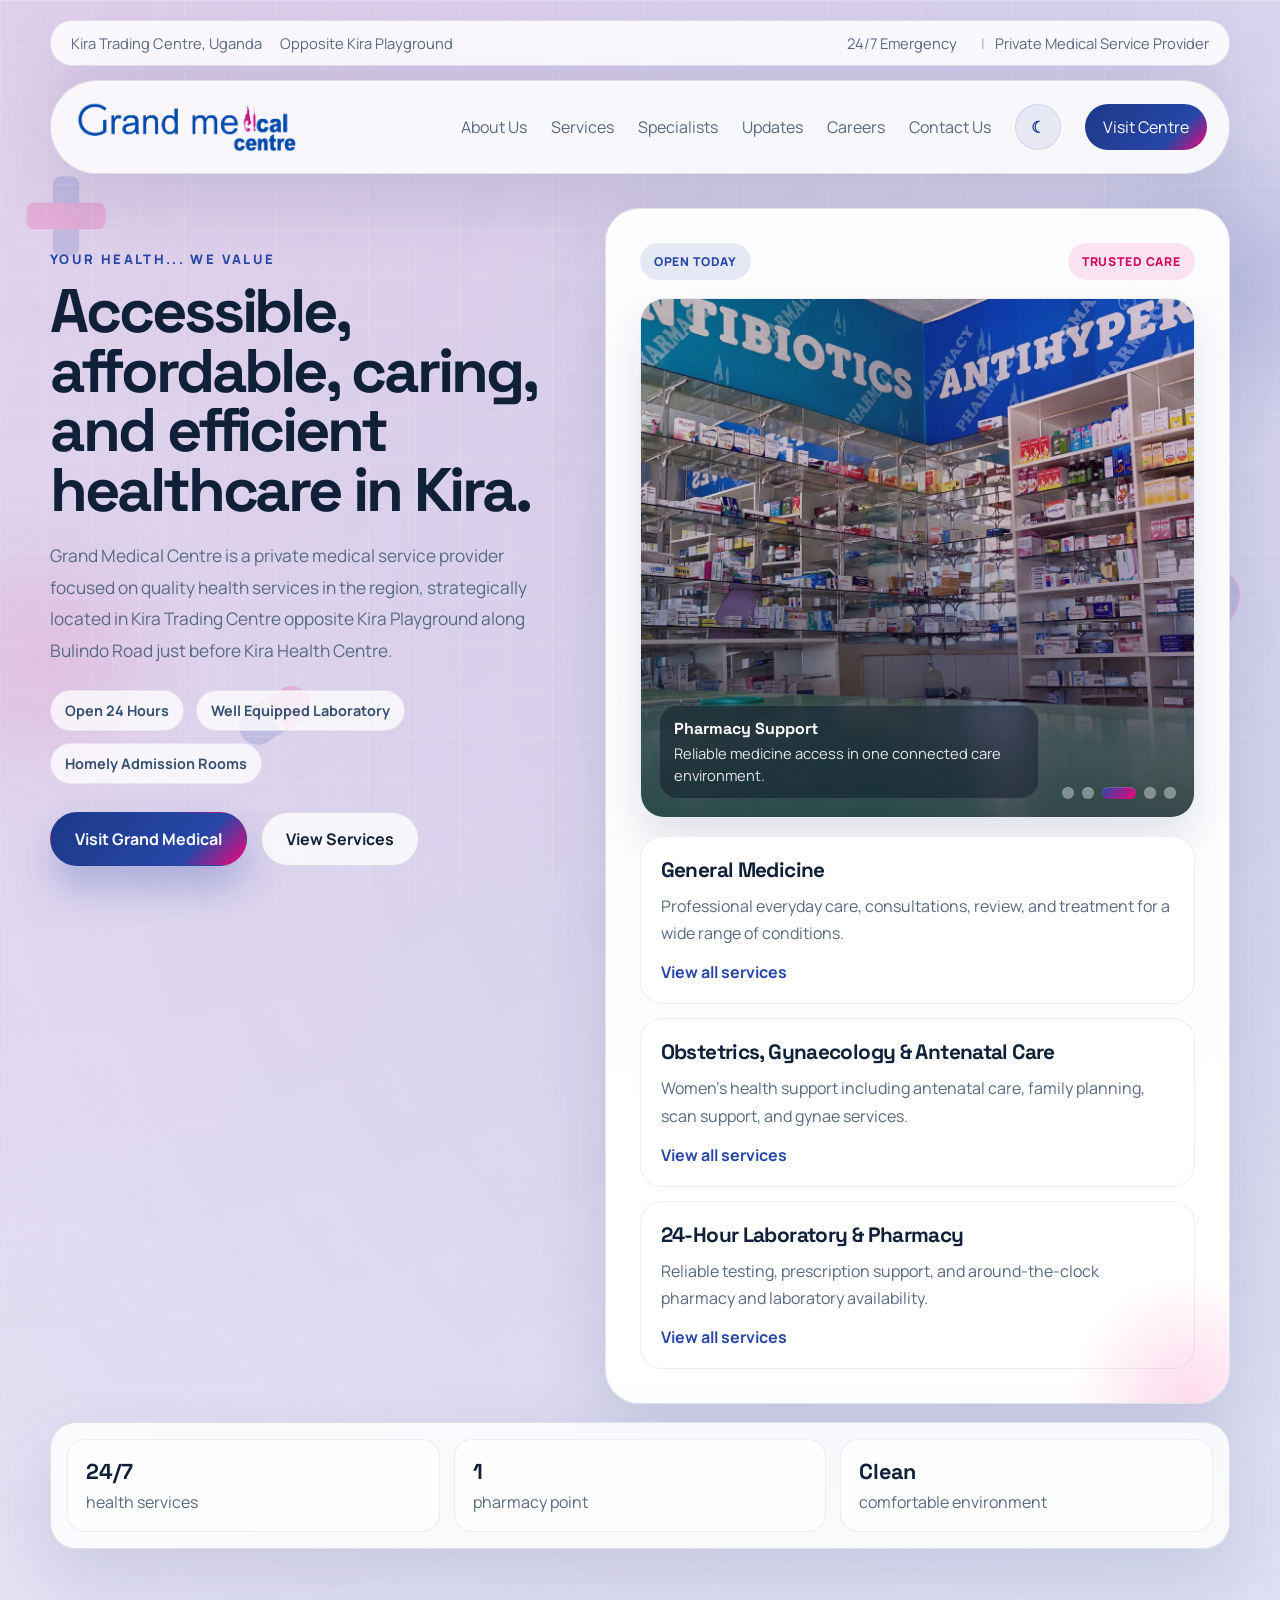
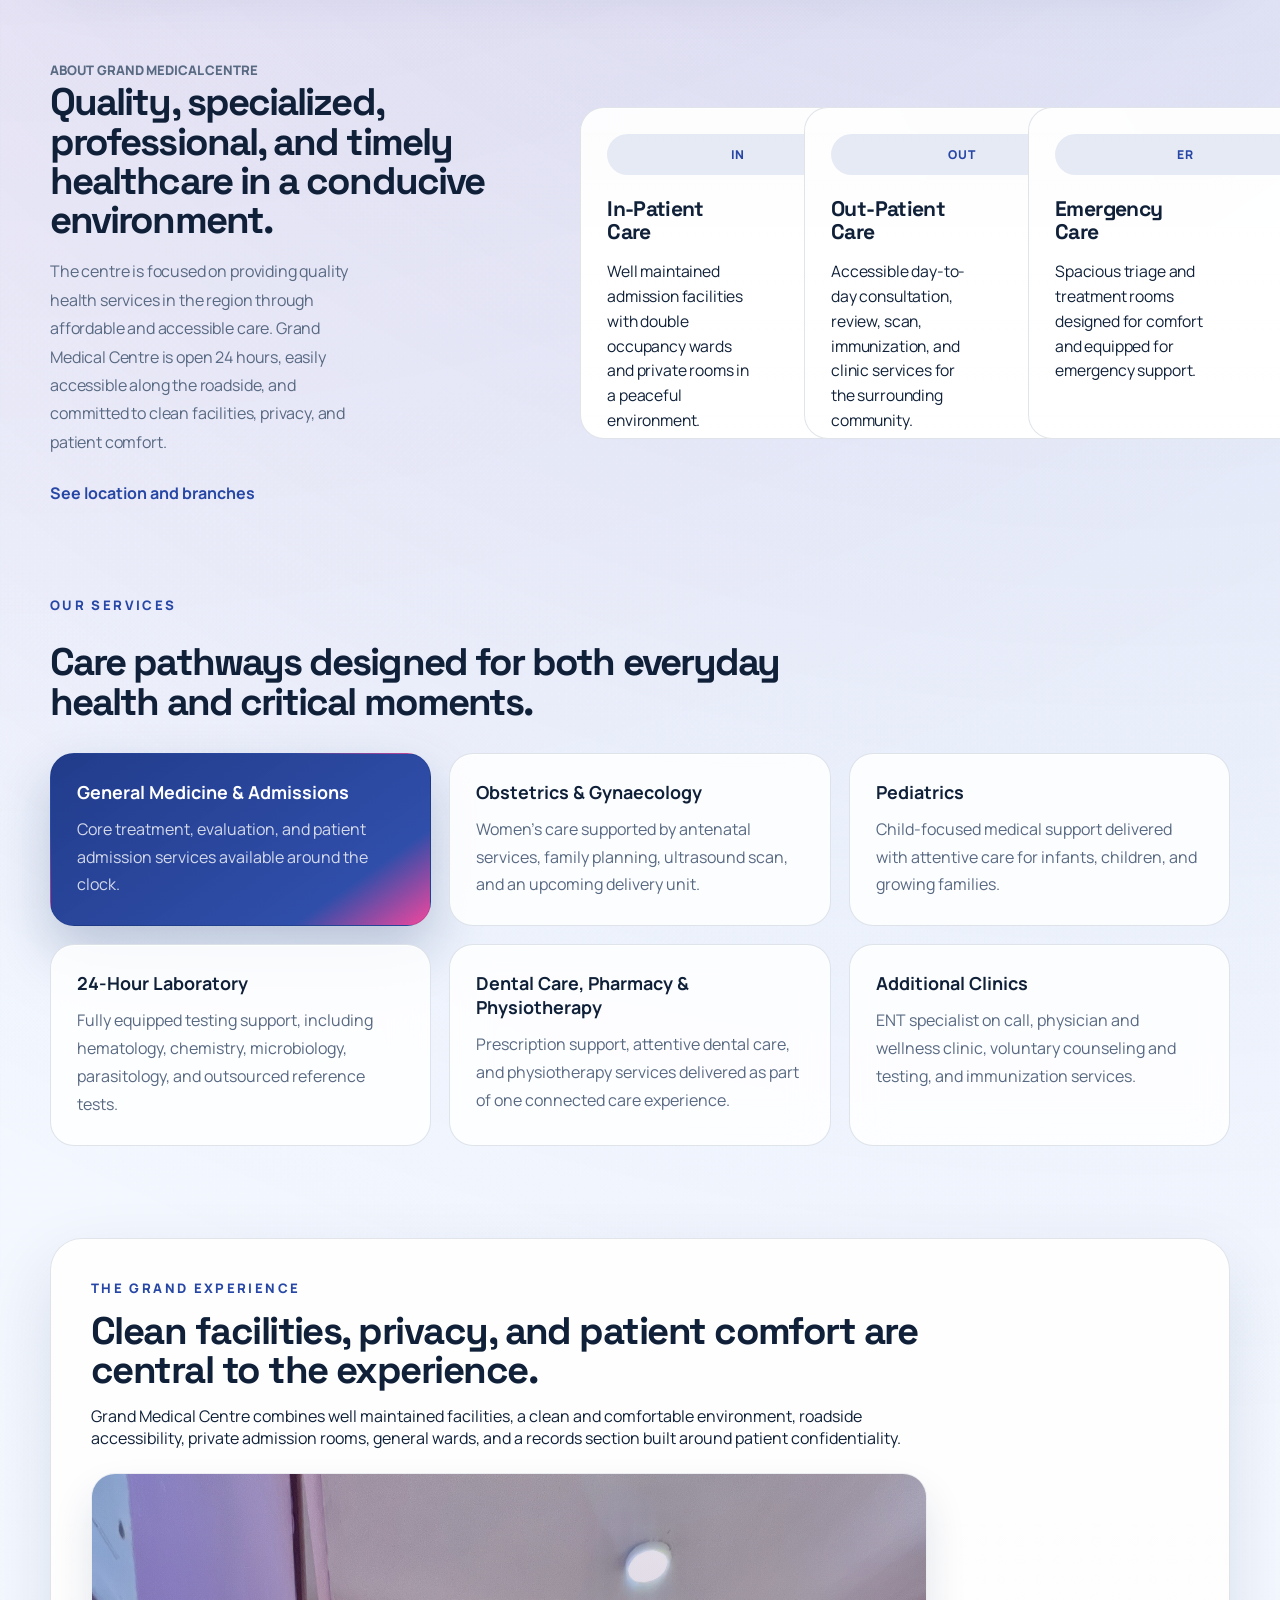
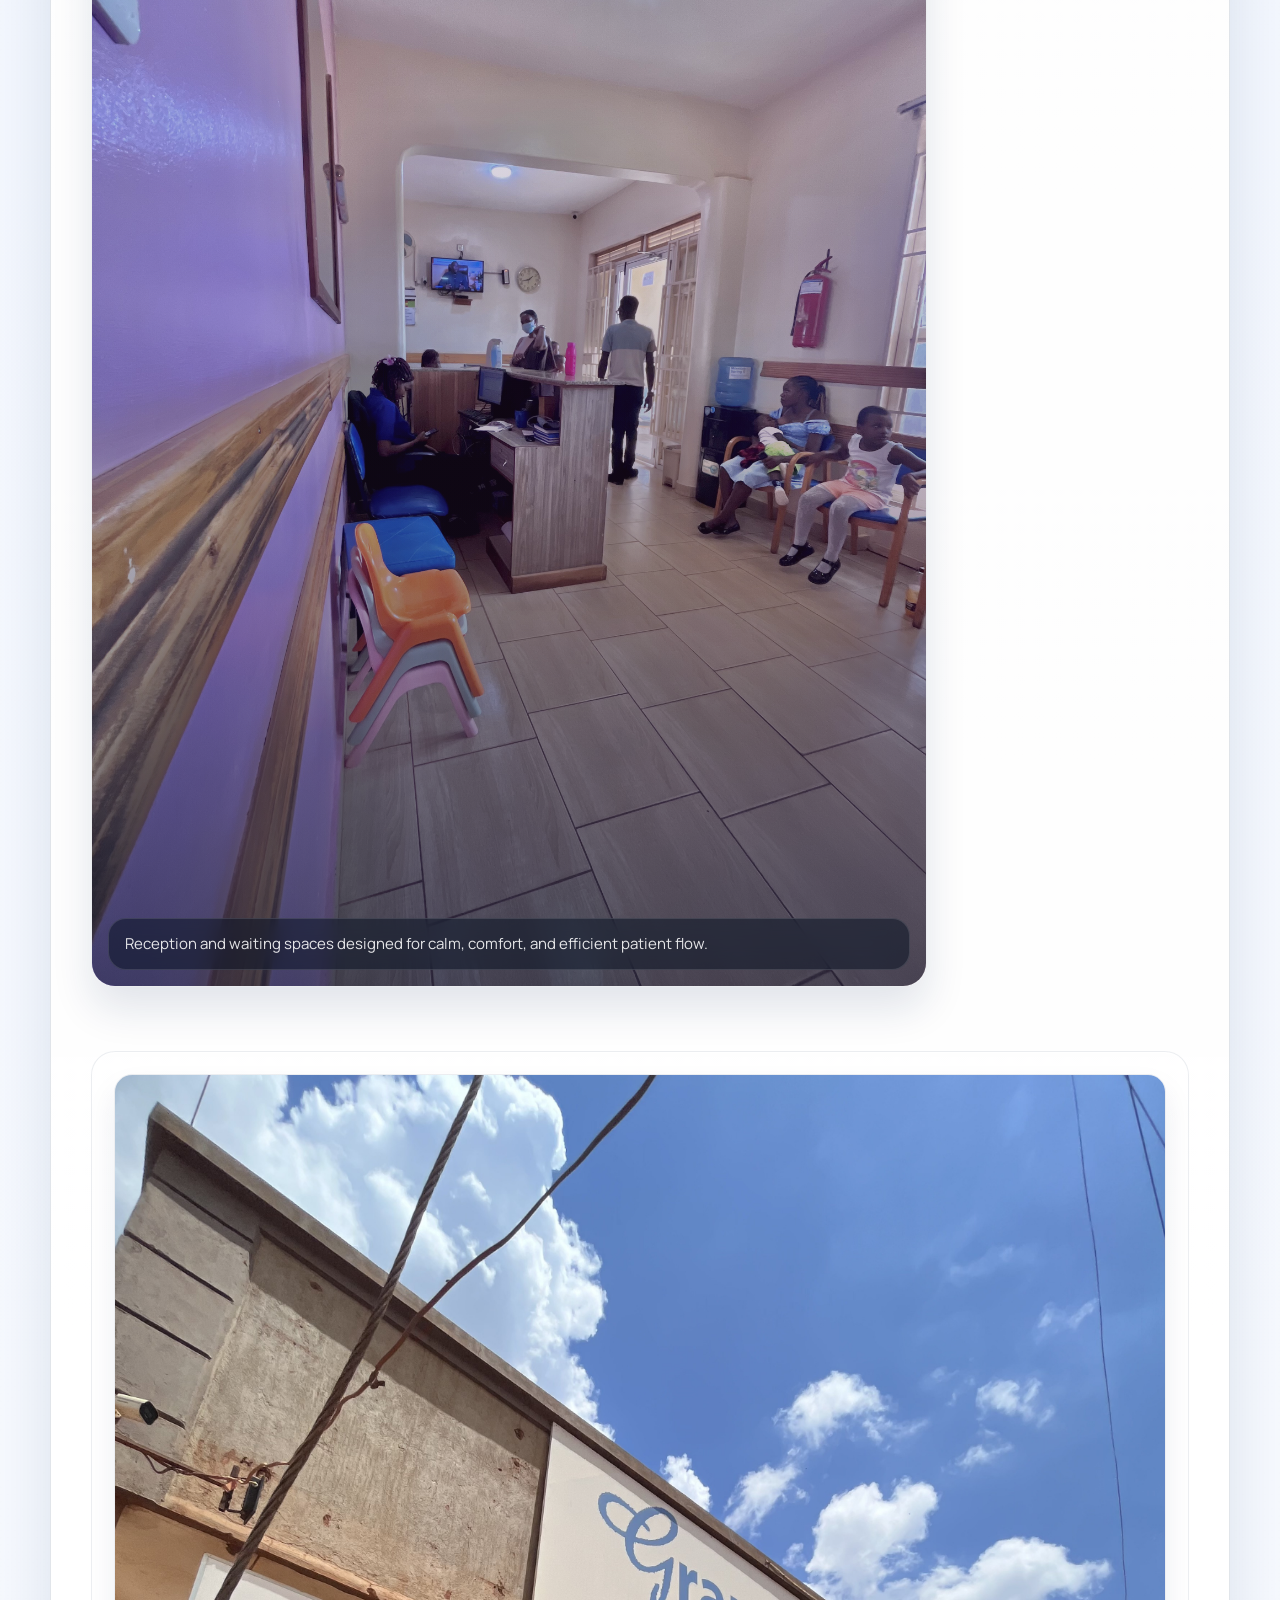
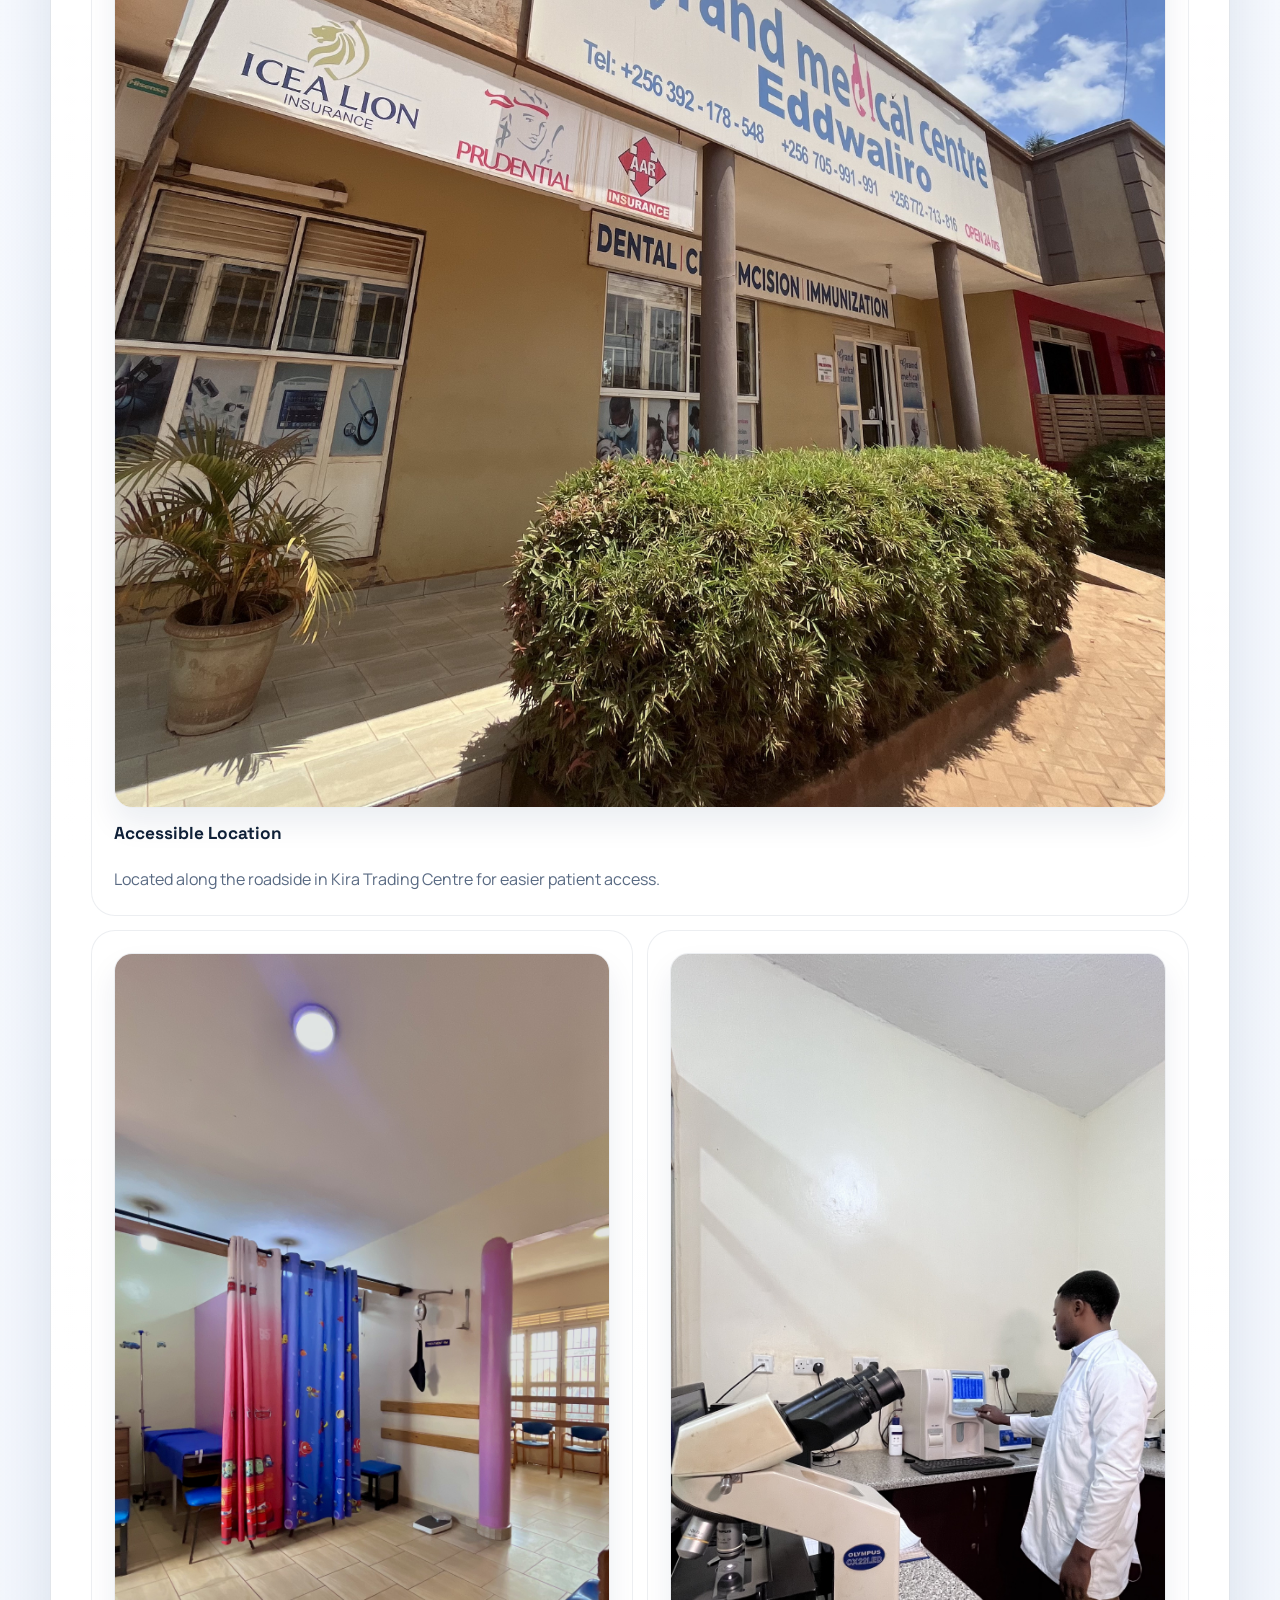
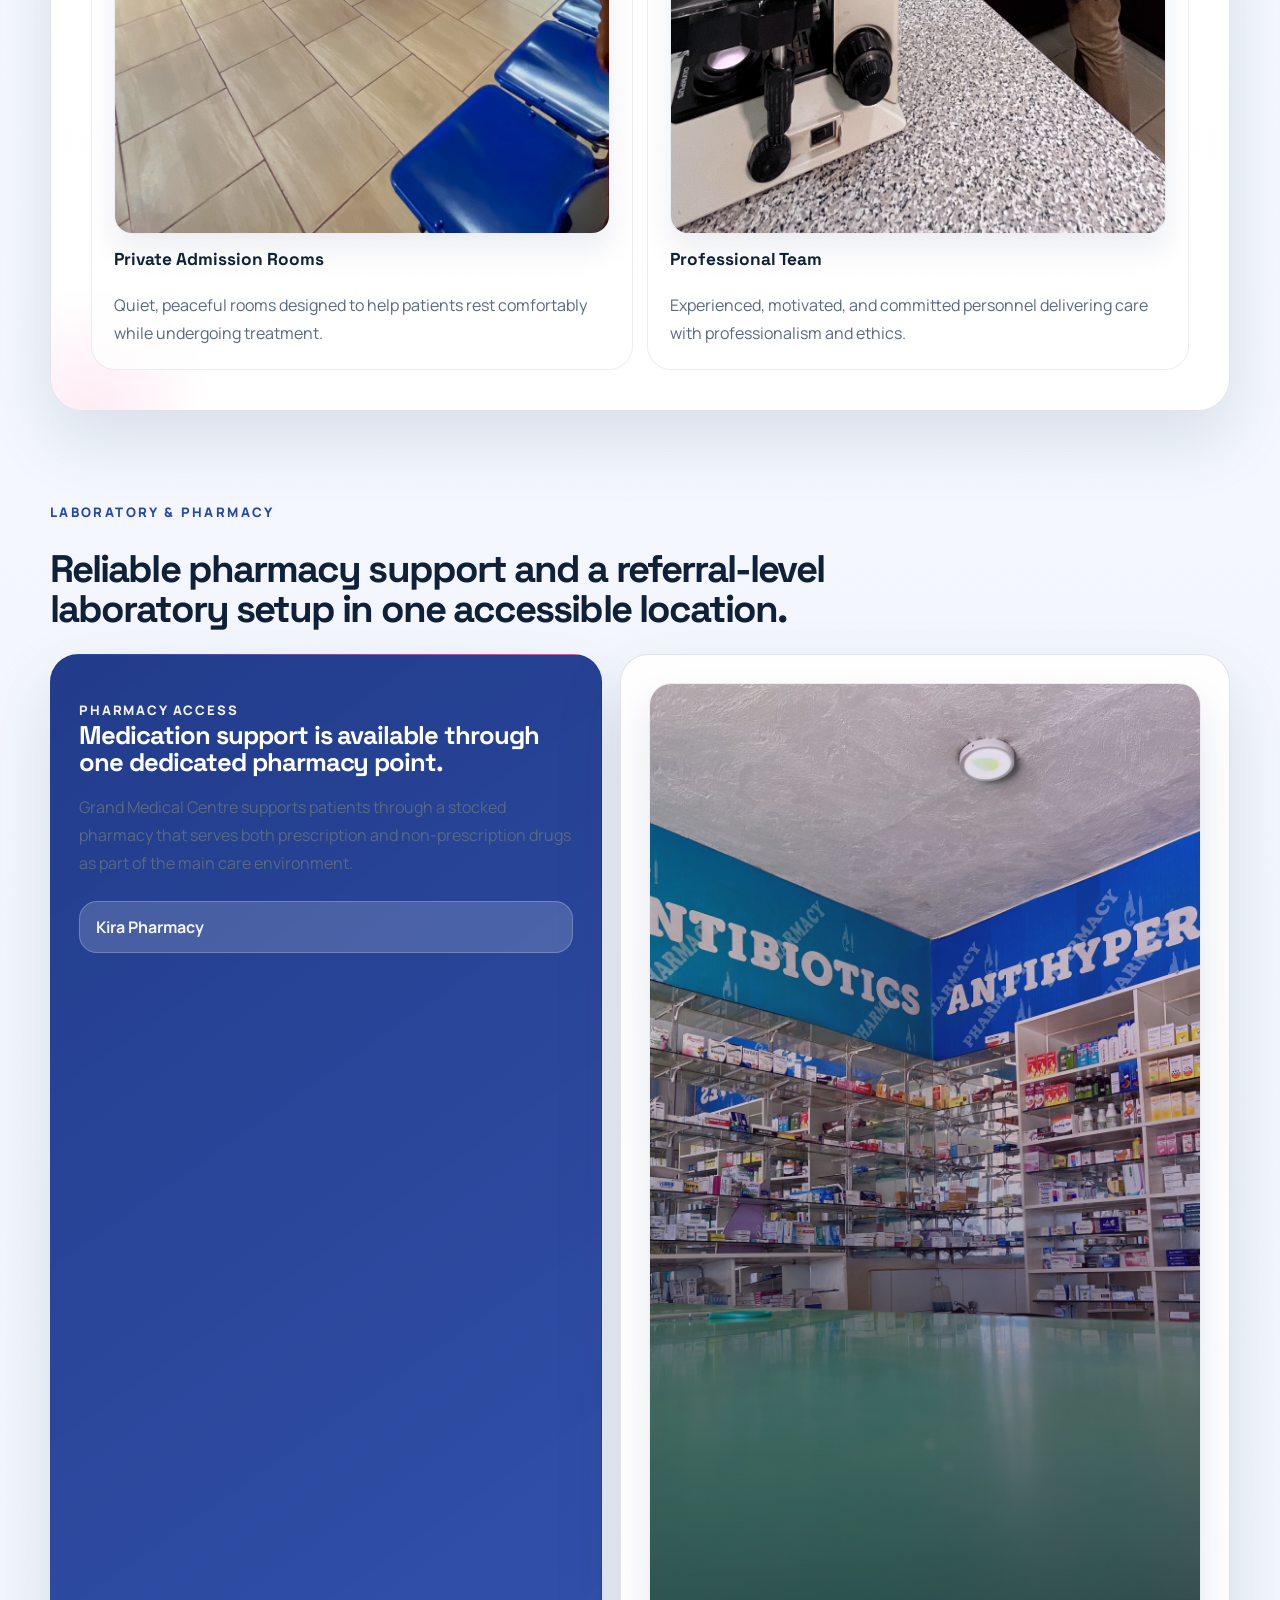
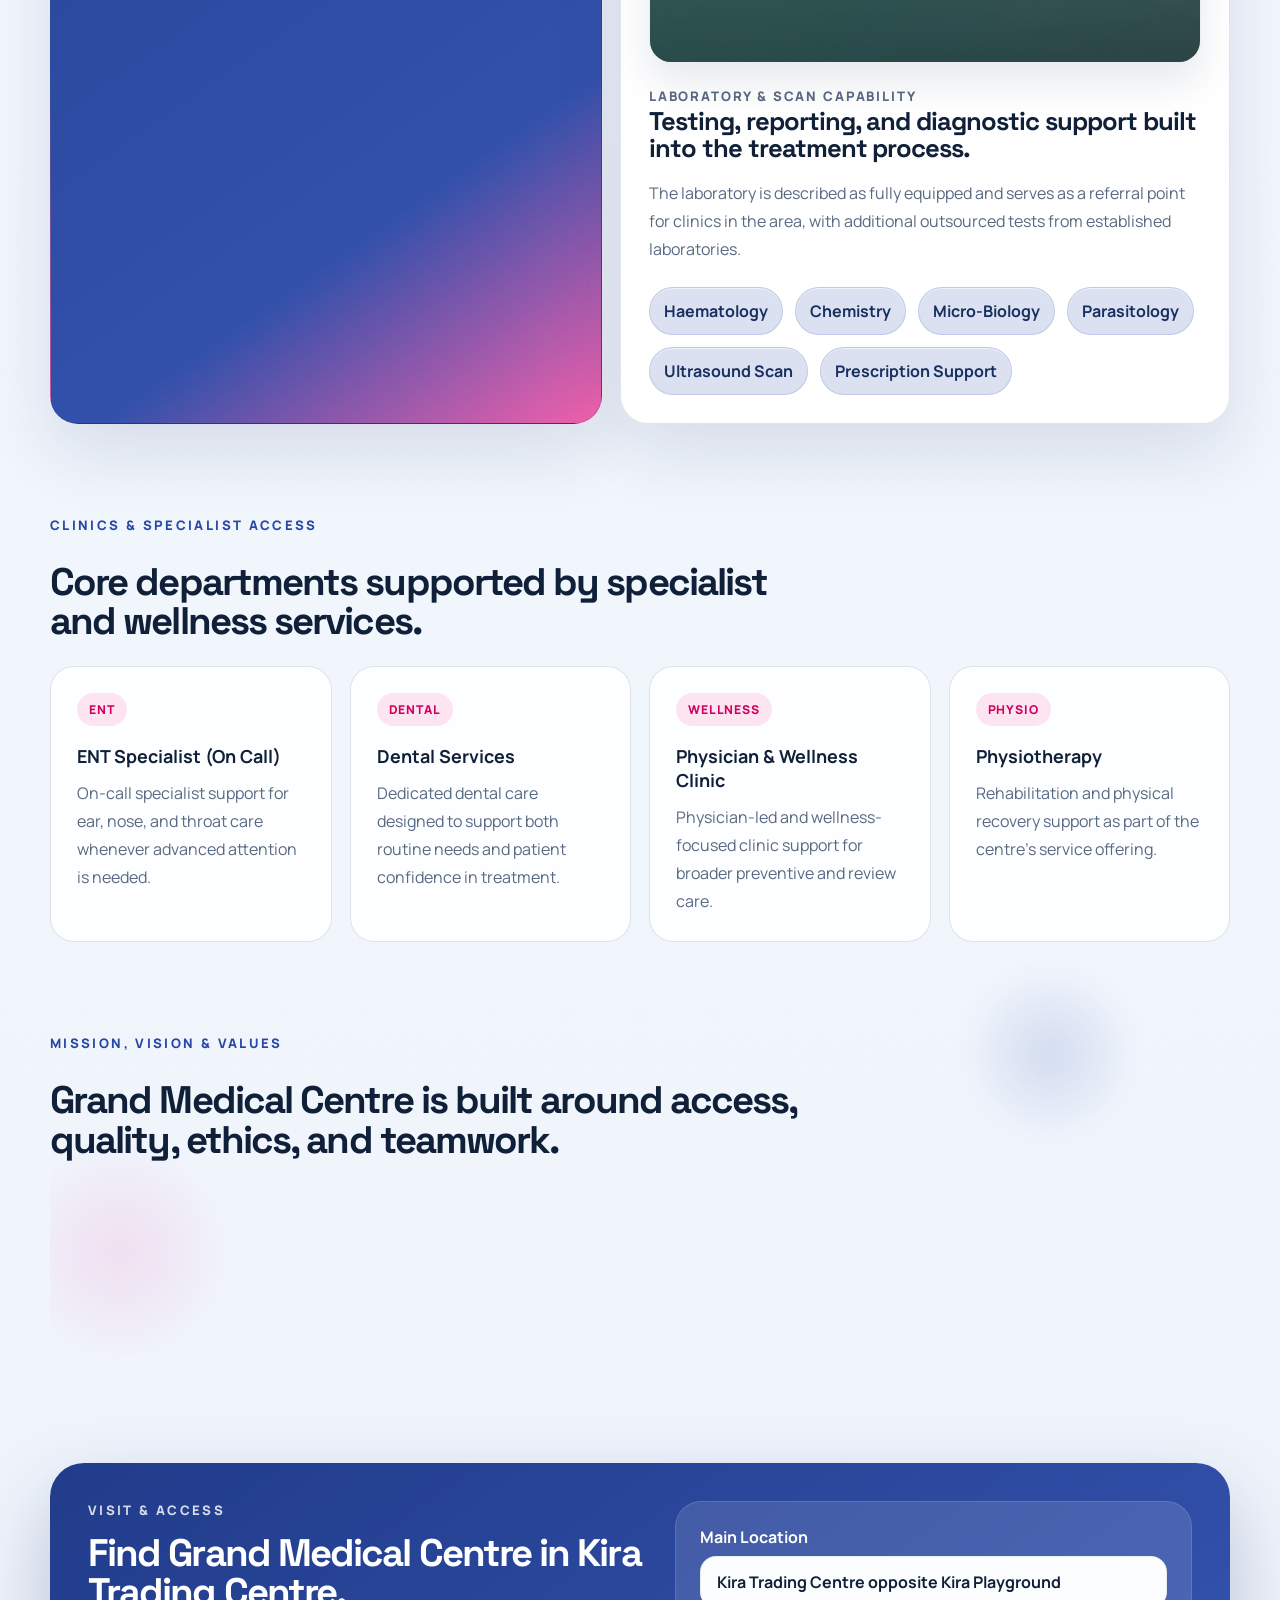
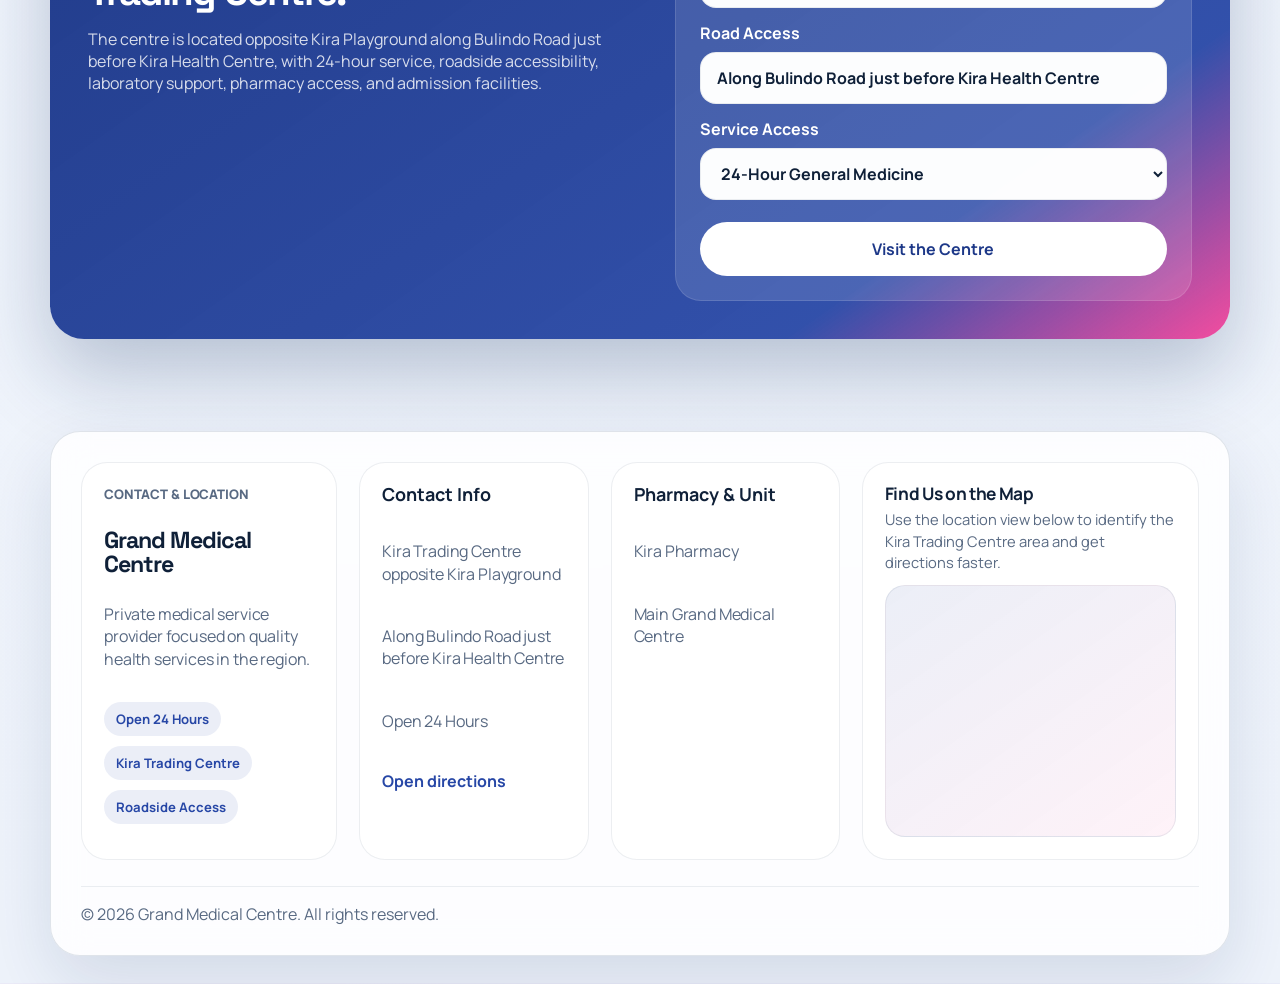
<file: index.html>
<!DOCTYPE html>
<html lang="en">
<head>
  <meta charset="UTF-8">
  <meta name="viewport" content="width=device-width, initial-scale=1.0">
  <title>Grand Medical Centre</title>
  <meta
    name="description"
    content="Grand Medical Centre is a private medical service provider in Kira Trading Centre offering 24-hour healthcare, laboratory, pharmacy, admissions, obstetrics and gynecology, pediatrics, and more."
  >
  <link rel="preconnect" href="https://fonts.googleapis.com">
  <link rel="preconnect" href="https://fonts.gstatic.com" crossorigin>
  <link
    href="https://fonts.googleapis.com/css2?family=Manrope:wght@400;500;600;700;800&family=Space+Grotesk:wght@500;700&display=swap"
    rel="stylesheet"
  >
  <link rel="stylesheet" href="styles.css">
</head>
<body>
  <div class="floating-background" aria-hidden="true">
    <div class="floating-med floating-med-cross"></div>
    <div class="floating-med floating-med-heart"></div>
    <div class="floating-med floating-med-shield"></div>
    <div class="floating-med floating-med-pill"></div>
  </div>
  <button class="back-to-top" type="button" aria-label="Back to top">
    <span aria-hidden="true">&#8593;</span>
  </button>
  <div class="page-shell">
    <header class="site-header" id="top">
      <div class="topbar">
        <div class="topbar-group">
          <span>Kira Trading Centre, Uganda</span>
          <span>Opposite Kira Playground</span>
        </div>
        <div class="topbar-group topbar-note">
          <span>24/7 Emergency</span>
          <span>Private Medical Service Provider</span>
        </div>
      </div>

      <nav class="nav">
        <a class="brand" href="#top" aria-label="Grand Medical Centre home">
          <img class="brand-logo" src="grandlogo.png" alt="Grand Medical Centre">
        </a>

        <button class="nav-toggle" type="button" aria-expanded="false" aria-controls="nav-menu">
          <span></span>
          <span></span>
          <span></span>
        </button>

        <div class="nav-menu" id="nav-menu">
          <a href="#about">About Us</a>
          <a href="#services">Services</a>
          <a href="#specialists">Specialists</a>
          <a href="#updates">Updates</a>
          <a href="careers.html">Careers</a>
          <a href="#contact">Contact Us</a>
          <button class="theme-toggle" type="button" aria-label="Toggle light and dark mode" aria-pressed="false">
            <span class="theme-icon theme-icon-sun" aria-hidden="true">&#9728;</span>
            <span class="theme-icon theme-icon-moon" aria-hidden="true">&#9790;</span>
          </button>
          <a class="nav-cta" href="#appointment">Visit Centre</a>
        </div>
      </nav>
    </header>

    <main>
      <section class="hero">
        <div class="hero-main">
          <div class="hero-copy">
            <p class="eyebrow">Your Health... We Value</p>
            <h1>Accessible, affordable, caring, and efficient healthcare in Kira.</h1>
            <p class="hero-text">
              Grand Medical Centre is a private medical service provider focused on quality
              health services in the region, strategically located in Kira Trading Centre
              opposite Kira Playground along Bulindo Road just before Kira Health Centre.
            </p>
            <div class="hero-trust-line">
              <span>Open 24 Hours</span>
              <span>Well Equipped Laboratory</span>
              <span>Homely Admission Rooms</span>
            </div>
            <div class="hero-actions">
              <a class="button button-primary" href="#appointment">Visit Grand Medical</a>
              <a class="button button-secondary" href="#services">View Services</a>
            </div>
          </div>

          <article class="hero-panel">
            <div class="hero-panel-head">
              <span class="status-pill">Open Today</span>
              <span class="panel-tag">Trusted Care</span>
            </div>
            <section class="hero-slider" aria-label="Grand Medical Centre photo highlights" data-hero-slider>
              <article class="hero-slide is-active">
                <img
                  src="converted-photos/IMG_0187.jpg"
                  alt="Exterior view of Grand Medical Centre"
                >
                <div class="hero-slide-caption">
                  <strong>Grand Medical Centre</strong>
                  <span>Recognizable roadside location in Kira Trading Centre.</span>
                </div>
              </article>
              <article class="hero-slide">
                <img
                  src="converted-photos/IMG_0182.jpg"
                  alt="Laboratory staff member using a microscope at Grand Medical Centre"
                >
                <div class="hero-slide-caption">
                  <strong>Laboratory Team</strong>
                  <span>Professional testing support built into everyday patient care.</span>
                </div>
              </article>
              <article class="hero-slide">
                <img
                  src="converted-photos/IMG_0166.jpg"
                  alt="Pharmacy section at Grand Medical Centre"
                >
                <div class="hero-slide-caption">
                  <strong>Pharmacy Support</strong>
                  <span>Reliable medicine access in one connected care environment.</span>
                </div>
              </article>
              <article class="hero-slide">
                <img
                  src="converted-photos/IMG_0171.jpg"
                  alt="Reception and waiting area at Grand Medical Centre"
                >
                <div class="hero-slide-caption">
                  <strong>Reception Experience</strong>
                  <span>Welcoming patient flow with calm waiting and front desk support.</span>
                </div>
              </article>
              <article class="hero-slide">
                <img
                  src="converted-photos/IMG_0188.jpg"
                  alt="Clinical treatment support at Grand Medical Centre"
                >
                <div class="hero-slide-caption">
                  <strong>Hands-On Care</strong>
                  <span>Attentive treatment delivered with focus, care, and professionalism.</span>
                </div>
              </article>
              <div class="hero-slider-dots" aria-label="Choose photo slide">
                <button class="hero-slider-dot is-active" type="button" aria-label="Show slide 1"></button>
                <button class="hero-slider-dot" type="button" aria-label="Show slide 2"></button>
                <button class="hero-slider-dot" type="button" aria-label="Show slide 3"></button>
                <button class="hero-slider-dot" type="button" aria-label="Show slide 4"></button>
                <button class="hero-slider-dot" type="button" aria-label="Show slide 5"></button>
              </div>
            </section>
            <div class="hero-service-stack">
              <article class="service-highlight">
                <h2>General Medicine</h2>
                <p>Professional everyday care, consultations, review, and treatment for a wide range of conditions.</p>
                <a href="#services">View all services</a>
              </article>
              <article class="service-highlight">
                <h2>Obstetrics, Gynaecology & Antenatal Care</h2>
                <p>Women's health support including antenatal care, family planning, scan support, and gynae services.</p>
                <a href="#services">View all services</a>
              </article>
              <article class="service-highlight">
                <h2>24-Hour Laboratory & Pharmacy</h2>
                <p>Reliable testing, prescription support, and around-the-clock pharmacy and laboratory availability.</p>
                <a href="#services">View all services</a>
              </article>
            </div>
          </article>
        </div>

        <div class="hero-summary">
          <div>
            <strong>24/7</strong>
            <span>health services</span>
          </div>
          <div>
            <strong>1</strong>
            <span>pharmacy point</span>
          </div>
          <div>
            <strong>Clean</strong>
            <span>comfortable environment</span>
          </div>
        </div>
      </section>

      <section class="about-intro reveal-section" id="about">
        <div class="intro-copy">
          <p class="eyebrow">About Grand Medical Centre</p>
          <h2>Quality, specialized, professional, and timely healthcare in a conducive environment.</h2>
          <p>
            The centre is focused on providing quality health services in the region through
            affordable and accessible care. Grand Medical Centre is open
            24 hours, easily accessible along the roadside, and committed to clean facilities,
            privacy, and patient comfort.
          </p>
          <a class="text-link" href="#contact">See location and branches</a>
        </div>

        <div class="intro-grid mobile-auto-slider" data-slider-group="about-cards">
          <article class="intro-card">
            <span class="intro-icon">In</span>
            <h3>In-Patient Care</h3>
            <p>Well maintained admission facilities with double occupancy wards and private rooms in a peaceful environment.</p>
          </article>
          <article class="intro-card">
            <span class="intro-icon">Out</span>
            <h3>Out-Patient Care</h3>
            <p>Accessible day-to-day consultation, review, scan, immunization, and clinic services for the surrounding community.</p>
          </article>
          <article class="intro-card">
            <span class="intro-icon">ER</span>
            <h3>Emergency Care</h3>
            <p>Spacious triage and treatment rooms designed for comfort and equipped for emergency support.</p>
          </article>
        </div>
      </section>

      <section class="services-section" id="services">
        <div class="section-heading">
          <p class="eyebrow">Our Services</p>
          <h2>Care pathways designed for both everyday health and critical moments.</h2>
        </div>

        <div class="services-grid">
          <article class="service-card service-card-primary">
            <h3>General Medicine & Admissions</h3>
            <p>Core treatment, evaluation, and patient admission services available around the clock.</p>
          </article>
          <article class="service-card">
            <h3>Obstetrics & Gynaecology</h3>
            <p>Women's care supported by antenatal services, family planning, ultrasound scan, and an upcoming delivery unit.</p>
          </article>
          <article class="service-card">
            <h3>Pediatrics</h3>
            <p>Child-focused medical support delivered with attentive care for infants, children, and growing families.</p>
          </article>
          <article class="service-card">
            <h3>24-Hour Laboratory</h3>
            <p>Fully equipped testing support, including hematology, chemistry, microbiology, parasitology, and outsourced reference tests.</p>
          </article>
          <article class="service-card">
            <h3>Dental Care, Pharmacy & Physiotherapy</h3>
            <p>Prescription support, attentive dental care, and physiotherapy services delivered as part of one connected care experience.</p>
          </article>
          <article class="service-card">
            <h3>Additional Clinics</h3>
            <p>ENT specialist on call, physician and wellness clinic, voluntary counseling and testing, and immunization services.</p>
          </article>
        </div>
      </section>

      <section class="experience-section reveal-section">
        <div class="experience-panel">
          <div class="experience-copy">
            <p class="eyebrow">The Grand Experience</p>
            <h2>Clean facilities, privacy, and patient comfort are central to the experience.</h2>
            <p>
              Grand Medical Centre combines well maintained facilities, a clean and comfortable
              environment, roadside accessibility, private admission rooms, general wards, and a
              records section built around patient confidentiality.
            </p>
            <figure class="experience-photo-card">
              <img
                src="converted-photos/IMG_0171.jpg"
                alt="Reception and waiting area at Grand Medical Centre"
                loading="lazy"
              >
              <figcaption>Reception and waiting spaces designed for calm, comfort, and efficient patient flow.</figcaption>
            </figure>
          </div>
          <div class="experience-metrics">
            <div>
              <figure class="metric-media">
                <img
                  src="converted-photos/IMG_0187.jpg"
                  alt="Exterior location of Grand Medical Centre"
                  loading="lazy"
                >
              </figure>
              <strong>Accessible Location</strong>
              <span>Located along the roadside in Kira Trading Centre for easier patient access.</span>
            </div>
            <div>
              <figure class="metric-media">
                <img
                  src="converted-photos/IMG_0190.jpg"
                  alt="Private treatment and admission room area at Grand Medical Centre"
                  loading="lazy"
                >
              </figure>
              <strong>Private Admission Rooms</strong>
              <span>Quiet, peaceful rooms designed to help patients rest comfortably while undergoing treatment.</span>
            </div>
            <div>
              <figure class="metric-media">
                <img
                  src="converted-photos/IMG_0185.jpg"
                  alt="Professional laboratory staff member at Grand Medical Centre"
                  loading="lazy"
                >
              </figure>
              <strong>Professional Team</strong>
              <span>Experienced, motivated, and committed personnel delivering care with professionalism and ethics.</span>
            </div>
          </div>
        </div>
      </section>

      <section class="insurance-section">
        <div class="section-heading compact-heading">
          <p class="eyebrow">Laboratory & Pharmacy</p>
          <h2>Reliable pharmacy support and a referral-level laboratory setup in one accessible location.</h2>
        </div>
        <div class="support-layout">
          <article class="support-panel support-panel-primary">
            <p class="support-label">Pharmacy Access</p>
            <h3>Medication support is available through one dedicated pharmacy point.</h3>
            <p>
              Grand Medical Centre supports patients through a stocked pharmacy that serves both prescription
              and non-prescription drugs as part of the main care environment.
            </p>
            <ul class="support-list">
              <li>Kira Pharmacy</li>
            </ul>
          </article>

          <article class="support-panel">
            <figure class="support-photo-card">
              <img
                src="converted-photos/IMG_0166.jpg"
                alt="Pharmacy shelves at Grand Medical Centre"
                loading="lazy"
              >
            </figure>
            <p class="support-label">Laboratory & Scan Capability</p>
            <h3>Testing, reporting, and diagnostic support built into the treatment process.</h3>
            <p>
              The laboratory is described as fully equipped and serves as a referral point for
              clinics in the area, with additional outsourced tests from established laboratories.
            </p>
            <div class="support-tags">
              <span>Haematology</span>
              <span>Chemistry</span>
              <span>Micro-Biology</span>
              <span>Parasitology</span>
              <span>Ultrasound Scan</span>
              <span>Prescription Support</span>
            </div>
          </article>
        </div>
      </section>

      <section class="specialists-section" id="specialists">
        <div class="section-heading compact-heading">
          <p class="eyebrow">Clinics & Specialist Access</p>
          <h2>Core departments supported by specialist and wellness services.</h2>
        </div>

        <div class="specialists-grid mobile-auto-slider" data-slider-group="specialists">
          <article class="doctor-card">
            <span>ENT</span>
            <h3>ENT Specialist (On Call)</h3>
            <p>On-call specialist support for ear, nose, and throat care whenever advanced attention is needed.</p>
          </article>
          <article class="doctor-card">
            <span>Dental</span>
            <h3>Dental Services</h3>
            <p>Dedicated dental care designed to support both routine needs and patient confidence in treatment.</p>
          </article>
          <article class="doctor-card">
            <span>Wellness</span>
            <h3>Physician & Wellness Clinic</h3>
            <p>Physician-led and wellness-focused clinic support for broader preventive and review care.</p>
          </article>
          <article class="doctor-card">
            <span>Physio</span>
            <h3>Physiotherapy</h3>
            <p>Rehabilitation and physical recovery support as part of the centre's service offering.</p>
          </article>
        </div>
      </section>

      <section class="updates-section reveal-section" id="updates">
        <div class="section-heading compact-heading">
          <p class="eyebrow">Mission, Vision & Values</p>
          <h2>Grand Medical Centre is built around access, quality, ethics, and teamwork.</h2>
        </div>

        <div class="updates-grid">
          <article class="update-card update-card-featured update-card-vision">
            <p class="update-date">Vision</p>
            <h3>To be the leading health service provider that satisfies healthcare needs through affordable and accessible services.</h3>
          </article>
          <article class="update-card update-card-mission">
            <p class="update-date">Mission</p>
            <h3>To provide quality, specialized, professional and timely healthcare services in a conducive environment.</h3>
          </article>
          <article class="update-card update-card-values">
            <p class="update-date">Values</p>
            <h3>Professionalism, teamwork, ethics, integrity, and commitment to accessible care.</h3>
          </article>
        </div>
      </section>

      <section class="appointment-section" id="appointment">
        <div class="appointment-panel">
          <div class="appointment-copy">
            <p class="eyebrow">Visit & Access</p>
            <h2>Find Grand Medical Centre in Kira Trading Centre.</h2>
            <p>
              The centre is located opposite Kira Playground along Bulindo Road just before
              Kira Health Centre, with 24-hour service, roadside accessibility,
              laboratory support, pharmacy access, and admission facilities.
            </p>
          </div>

          <form class="appointment-form">
            <label>
              Main Location
              <input type="text" value="Kira Trading Centre opposite Kira Playground" readonly>
            </label>
            <label>
              Road Access
              <input type="text" value="Along Bulindo Road just before Kira Health Centre" readonly>
            </label>
            <label>
              Service Access
              <select>
                <option>24-Hour General Medicine</option>
                <option>Admissions</option>
                <option>Obstetrics and Gynaecology</option>
                <option>Pediatrics</option>
                <option>Laboratory and Pharmacy</option>
              </select>
            </label>
            <button class="button button-primary" type="button">Visit the Centre</button>
          </form>
        </div>
      </section>
    </main>

    <footer class="site-footer" id="contact">
      <div class="footer-brand footer-panel">
        <p class="eyebrow">Contact & Location</p>
        <strong>Grand Medical Centre</strong>
        <p>Private medical service provider focused on quality health services in the region.</p>
        <div class="footer-highlights">
          <span>Open 24 Hours</span>
          <span>Kira Trading Centre</span>
          <span>Roadside Access</span>
        </div>
      </div>

      <div class="footer-block footer-panel">
        <h3>Contact Info</h3>
        <p>Kira Trading Centre opposite Kira Playground</p>
        <p>Along Bulindo Road just before Kira Health Centre</p>
        <p>Open 24 Hours</p>
        <a
          class="text-link"
          href="https://www.google.com/maps/search/?api=1&query=Kira+Trading+Centre+opposite+Kira+Playground+Bulindo+Road+Uganda"
          target="_blank"
          rel="noreferrer"
        >
          Open directions
        </a>
      </div>

      <div class="footer-block footer-panel">
        <h3>Pharmacy & Unit</h3>
        <p>Kira Pharmacy</p>
        <p>Main Grand Medical Centre</p>
      </div>

      <div class="footer-map footer-panel">
        <div class="footer-map-copy">
          <h3>Find Us on the Map</h3>
          <p>Use the location view below to identify the Kira Trading Centre area and get directions faster.</p>
        </div>
        <div class="map-frame">
          <iframe
            title="Grand Medical Centre location map"
            src="https://www.google.com/maps?q=Kira%20Trading%20Centre%20opposite%20Kira%20Playground%20Bulindo%20Road%20Uganda&output=embed"
            loading="lazy"
            referrerpolicy="no-referrer-when-downgrade"
          ></iframe>
        </div>
      </div>

      <p class="footer-copy">&copy; <span id="year"></span> Grand Medical Centre. All rights reserved.</p>
    </footer>
  </div>

  <script src="script.js"></script>
</body>
</html>
</file>
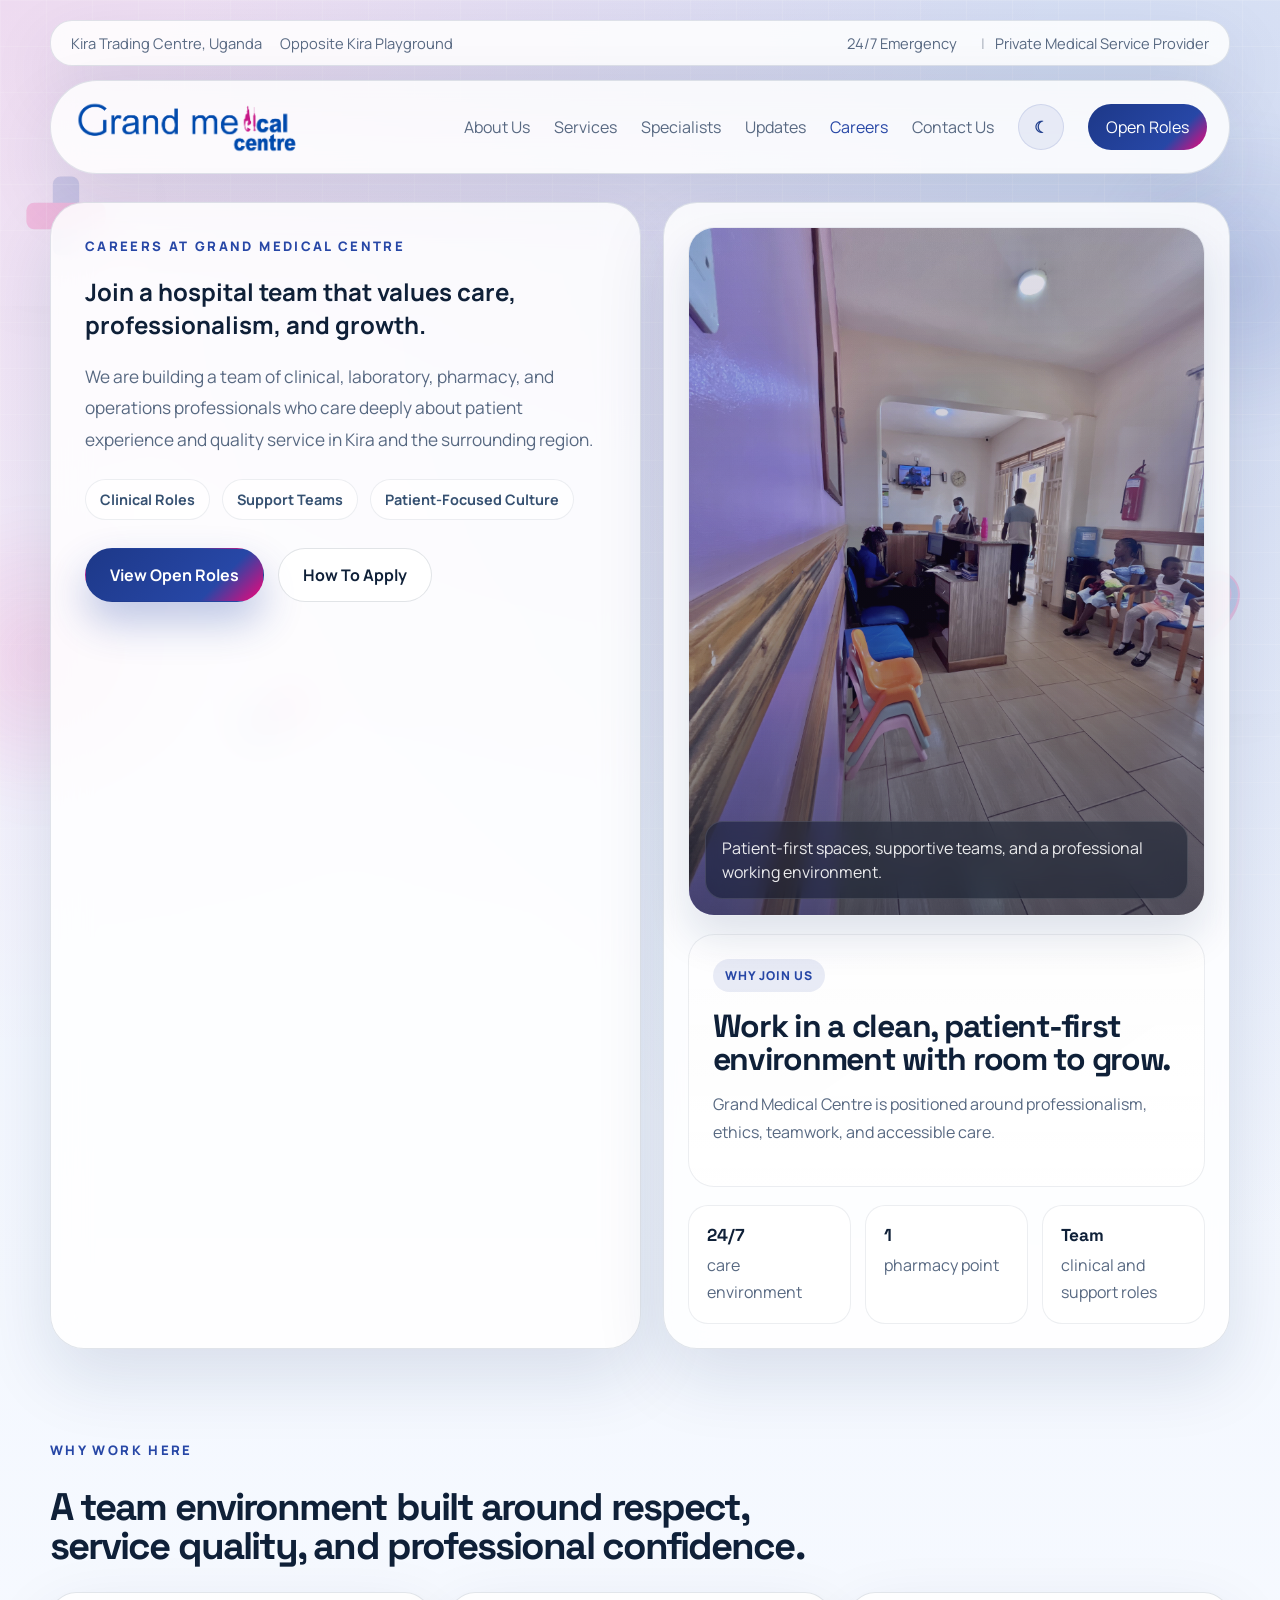
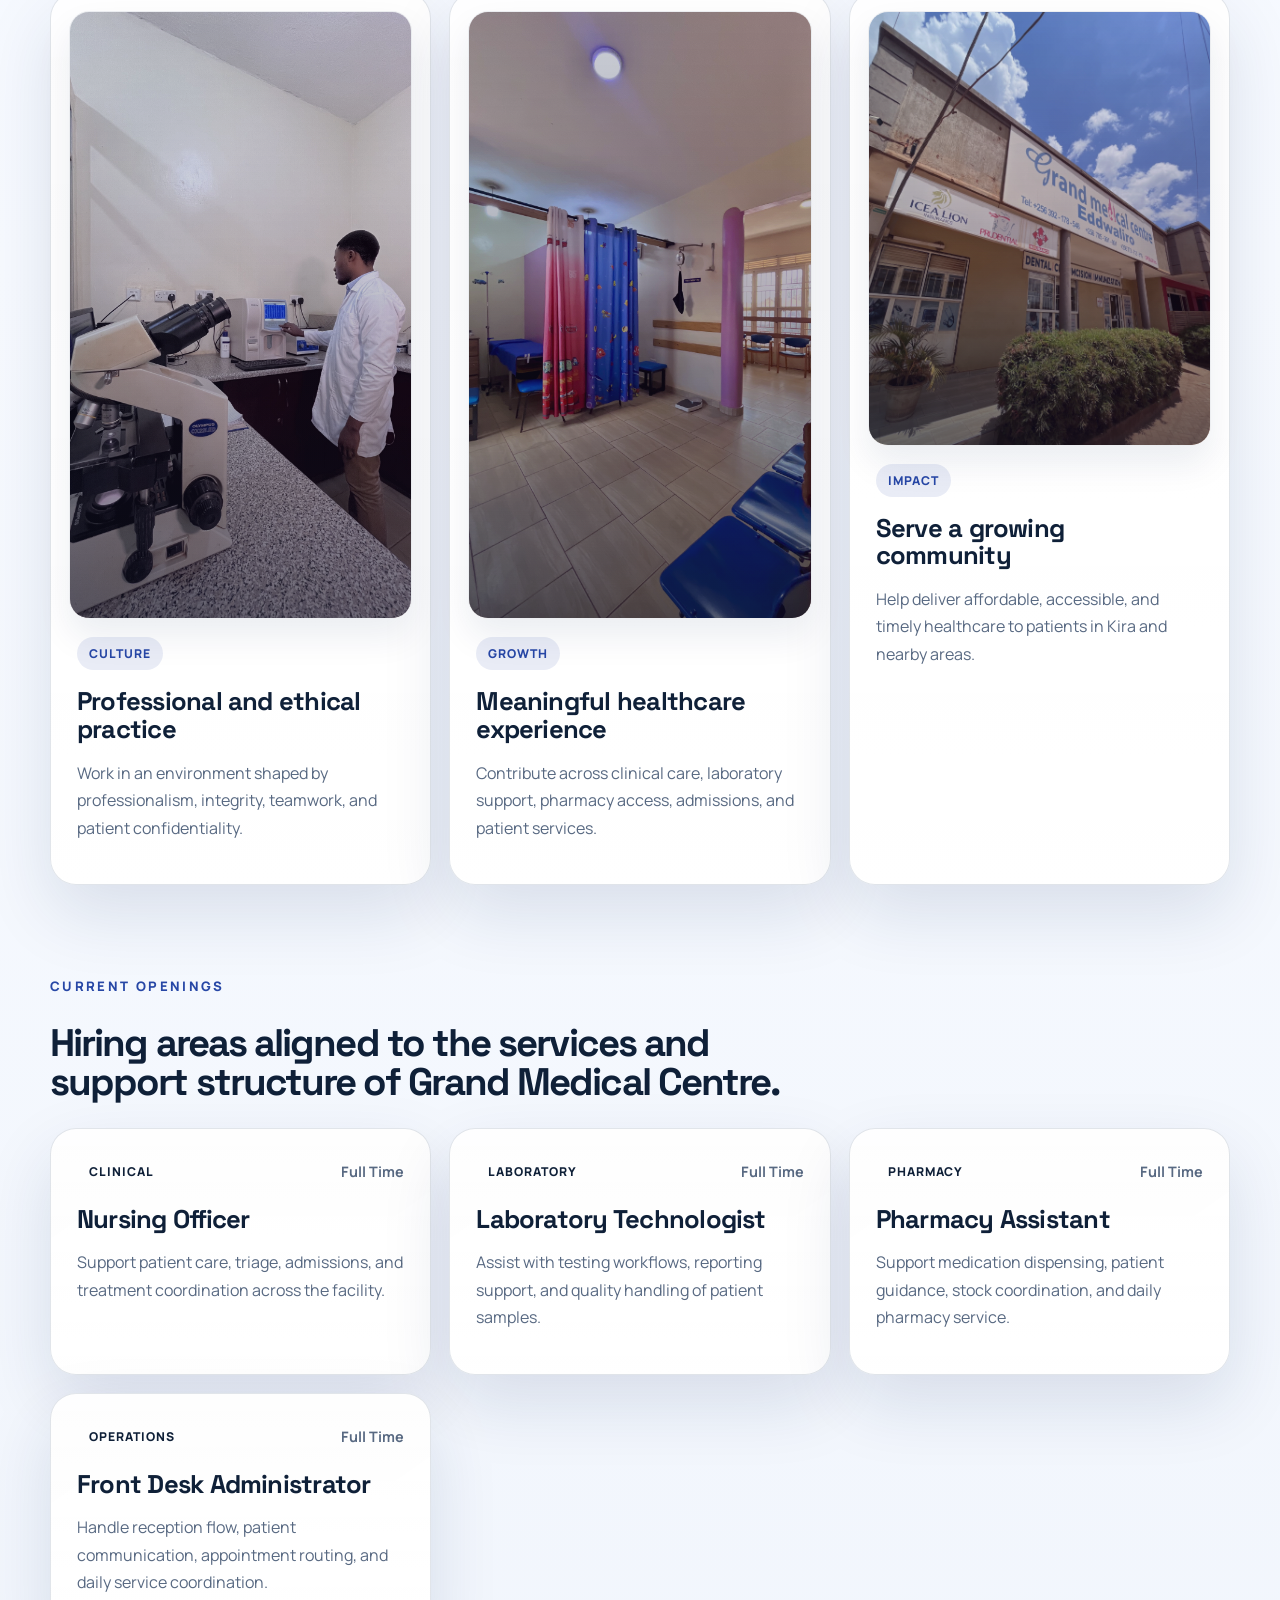
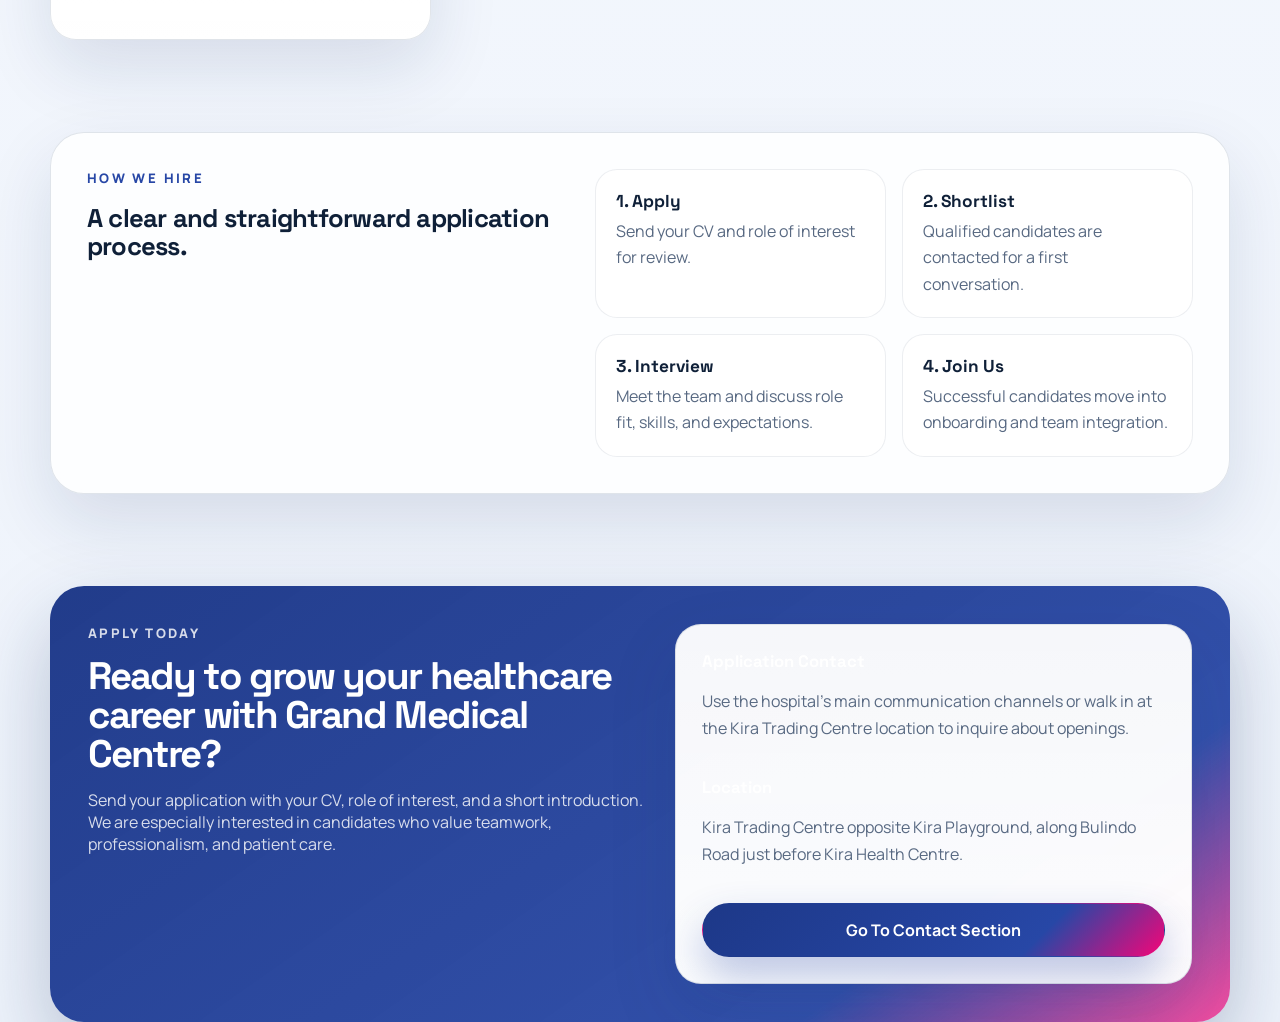
<file: careers.html>
<!DOCTYPE html>
<html lang="en">
<head>
  <meta charset="UTF-8">
  <meta name="viewport" content="width=device-width, initial-scale=1.0">
  <title>Careers | Grand Medical Centre</title>
  <meta
    name="description"
    content="Explore careers at Grand Medical Centre in Kira Trading Centre. Join a patient-focused team across clinical care, laboratory support, pharmacy, administration, and operations."
  >
  <link rel="preconnect" href="https://fonts.googleapis.com">
  <link rel="preconnect" href="https://fonts.gstatic.com" crossorigin>
  <link
    href="https://fonts.googleapis.com/css2?family=Manrope:wght@400;500;600;700;800&family=Space+Grotesk:wght@500;700&display=swap"
    rel="stylesheet"
  >
  <link rel="stylesheet" href="styles.css">
</head>
<body>
  <div class="floating-background" aria-hidden="true">
    <div class="floating-med floating-med-cross"></div>
    <div class="floating-med floating-med-heart"></div>
    <div class="floating-med floating-med-shield"></div>
    <div class="floating-med floating-med-pill"></div>
  </div>
  <button class="back-to-top" type="button" aria-label="Back to top">
    <span aria-hidden="true">&#8593;</span>
  </button>

  <div class="page-shell">
    <header class="site-header" id="top">
      <div class="topbar">
        <div class="topbar-group">
          <span>Kira Trading Centre, Uganda</span>
          <span>Opposite Kira Playground</span>
        </div>
        <div class="topbar-group topbar-note">
          <span>24/7 Emergency</span>
          <span>Private Medical Service Provider</span>
        </div>
      </div>

      <nav class="nav">
        <a class="brand" href="index.html" aria-label="Grand Medical Centre home">
          <img class="brand-logo" src="grandlogo.png" alt="Grand Medical Centre">
        </a>

        <button class="nav-toggle" type="button" aria-expanded="false" aria-controls="nav-menu">
          <span></span>
          <span></span>
          <span></span>
        </button>

        <div class="nav-menu" id="nav-menu">
          <a href="index.html#about">About Us</a>
          <a href="index.html#services">Services</a>
          <a href="index.html#specialists">Specialists</a>
          <a href="index.html#updates">Updates</a>
          <a class="is-current" href="careers.html">Careers</a>
          <a href="index.html#contact">Contact Us</a>
          <button class="theme-toggle" type="button" aria-label="Toggle light and dark mode" aria-pressed="false">
            <span class="theme-icon theme-icon-sun" aria-hidden="true">&#9728;</span>
            <span class="theme-icon theme-icon-moon" aria-hidden="true">&#9790;</span>
          </button>
          <a class="nav-cta" href="#openings">Open Roles</a>
        </div>
      </nav>
    </header>

    <main class="careers-page">
      <section class="careers-hero reveal-section">
        <div class="careers-hero-copy">
          <p class="eyebrow">Careers At Grand Medical Centre</p>
          <h1>Join a hospital team that values care, professionalism, and growth.</h1>
          <p class="hero-text">
            We are building a team of clinical, laboratory, pharmacy, and operations professionals
            who care deeply about patient experience and quality service in Kira and the surrounding region.
          </p>
          <div class="hero-trust-line">
            <span>Clinical Roles</span>
            <span>Support Teams</span>
            <span>Patient-Focused Culture</span>
          </div>
          <div class="hero-actions">
            <a class="button button-primary" href="#openings">View Open Roles</a>
            <a class="button button-secondary" href="#apply">How To Apply</a>
          </div>
        </div>

        <div class="careers-hero-panel">
          <figure class="careers-showcase">
            <img
              src="converted-photos/IMG_0171.jpg"
              alt="Reception and patient support area at Grand Medical Centre"
              loading="lazy"
            >
            <figcaption>Patient-first spaces, supportive teams, and a professional working environment.</figcaption>
          </figure>
          <article class="careers-stat-card">
            <span class="careers-stat-label">Why Join Us</span>
            <h2>Work in a clean, patient-first environment with room to grow.</h2>
            <p>Grand Medical Centre is positioned around professionalism, ethics, teamwork, and accessible care.</p>
          </article>
          <div class="careers-stat-grid">
            <div>
              <strong>24/7</strong>
              <span>care environment</span>
            </div>
            <div>
              <strong>1</strong>
              <span>pharmacy point</span>
            </div>
            <div>
              <strong>Team</strong>
              <span>clinical and support roles</span>
            </div>
          </div>
        </div>
      </section>

      <section class="careers-benefits reveal-section">
        <div class="section-heading compact-heading">
          <p class="eyebrow">Why Work Here</p>
          <h2>A team environment built around respect, service quality, and professional confidence.</h2>
        </div>

        <div class="careers-benefits-grid">
          <article class="career-benefit-card">
            <figure class="career-card-media">
              <img
                src="converted-photos/IMG_0185.jpg"
                alt="Laboratory professional working at Grand Medical Centre"
                loading="lazy"
              >
            </figure>
            <span class="career-badge">Culture</span>
            <h3>Professional and ethical practice</h3>
            <p>Work in an environment shaped by professionalism, integrity, teamwork, and patient confidentiality.</p>
          </article>
          <article class="career-benefit-card">
            <figure class="career-card-media">
              <img
                src="converted-photos/IMG_0190.jpg"
                alt="Treatment and admission area at Grand Medical Centre"
                loading="lazy"
              >
            </figure>
            <span class="career-badge">Growth</span>
            <h3>Meaningful healthcare experience</h3>
            <p>Contribute across clinical care, laboratory support, pharmacy access, admissions, and patient services.</p>
          </article>
          <article class="career-benefit-card">
            <figure class="career-card-media">
              <img
                src="converted-photos/IMG_0187.jpg"
                alt="Exterior view of Grand Medical Centre in Kira"
                loading="lazy"
              >
            </figure>
            <span class="career-badge">Impact</span>
            <h3>Serve a growing community</h3>
            <p>Help deliver affordable, accessible, and timely healthcare to patients in Kira and nearby areas.</p>
          </article>
        </div>
      </section>

      <section class="careers-openings reveal-section" id="openings">
        <div class="section-heading compact-heading">
          <p class="eyebrow">Current Openings</p>
          <h2>Hiring areas aligned to the services and support structure of Grand Medical Centre.</h2>
        </div>

        <div class="career-openings-grid">
          <article class="career-role-card">
            <div class="career-role-top">
              <span>Clinical</span>
              <strong>Full Time</strong>
            </div>
            <h3>Nursing Officer</h3>
            <p>Support patient care, triage, admissions, and treatment coordination across the facility.</p>
          </article>
          <article class="career-role-card">
            <div class="career-role-top">
              <span>Laboratory</span>
              <strong>Full Time</strong>
            </div>
            <h3>Laboratory Technologist</h3>
            <p>Assist with testing workflows, reporting support, and quality handling of patient samples.</p>
          </article>
          <article class="career-role-card">
            <div class="career-role-top">
              <span>Pharmacy</span>
              <strong>Full Time</strong>
            </div>
            <h3>Pharmacy Assistant</h3>
            <p>Support medication dispensing, patient guidance, stock coordination, and daily pharmacy service.</p>
          </article>
          <article class="career-role-card">
            <div class="career-role-top">
              <span>Operations</span>
              <strong>Full Time</strong>
            </div>
            <h3>Front Desk Administrator</h3>
            <p>Handle reception flow, patient communication, appointment routing, and daily service coordination.</p>
          </article>
        </div>
      </section>

      <section class="careers-process reveal-section">
        <div class="careers-process-panel">
          <div class="careers-process-copy">
            <p class="eyebrow">How We Hire</p>
            <h2>A clear and straightforward application process.</h2>
          </div>
          <div class="careers-process-steps">
            <div>
              <strong>1. Apply</strong>
              <span>Send your CV and role of interest for review.</span>
            </div>
            <div>
              <strong>2. Shortlist</strong>
              <span>Qualified candidates are contacted for a first conversation.</span>
            </div>
            <div>
              <strong>3. Interview</strong>
              <span>Meet the team and discuss role fit, skills, and expectations.</span>
            </div>
            <div>
              <strong>4. Join Us</strong>
              <span>Successful candidates move into onboarding and team integration.</span>
            </div>
          </div>
        </div>
      </section>

      <section class="careers-apply reveal-section" id="apply">
        <div class="appointment-panel careers-apply-panel">
          <div class="appointment-copy">
            <p class="eyebrow">Apply Today</p>
            <h2>Ready to grow your healthcare career with Grand Medical Centre?</h2>
            <p>
              Send your application with your CV, role of interest, and a short introduction.
              We are especially interested in candidates who value teamwork, professionalism, and patient care.
            </p>
          </div>

          <div class="careers-apply-card">
            <div>
              <strong>Application Contact</strong>
              <p>Use the hospital's main communication channels or walk in at the Kira Trading Centre location to inquire about openings.</p>
            </div>
            <div>
              <strong>Location</strong>
              <p>Kira Trading Centre opposite Kira Playground, along Bulindo Road just before Kira Health Centre.</p>
            </div>
            <a class="button button-primary" href="index.html#contact">Go To Contact Section</a>
          </div>
        </div>
      </section>
    </main>
  </div>

  <script src="script.js"></script>
</body>
</html>
</file>
<file: styles.css>
:root {
  --bg: #eaf0fb;
  --surface: rgba(255, 255, 255, 0.84);
  --surface-strong: #ffffff;
  --text: #0f2038;
  --muted: #586982;
  --line: rgba(15, 40, 82, 0.12);
  --blue: #2747a6;
  --blue-deep: #1d3888;
  --pink: #f50578;
  --pink-deep: #cf035f;
  --shadow: 0 28px 70px rgba(15, 41, 87, 0.12);
  --panel-soft: rgba(255, 255, 255, 0.76);
  --panel-hover: rgba(255, 255, 255, 0.82);
  --theme-button-bg: rgba(39, 71, 166, 0.08);
  --theme-button-text: #24428f;
  --theme-button-border: rgba(39, 71, 166, 0.12);
  --pink-glow: rgba(245, 5, 120, 0.1);
  --blue-glow: rgba(39, 71, 166, 0.16);
  --radius-xl: 34px;
  --radius-lg: 24px;
  --radius-md: 18px;
  --max-width: 1180px;
}

body[data-theme="dark"] {
  --bg: #091324;
  --surface: rgba(13, 22, 43, 0.82);
  --surface-strong: #101c33;
  --text: #f2f6ff;
  --muted: #b3c0da;
  --line: rgba(142, 171, 224, 0.16);
  --shadow: 0 28px 70px rgba(2, 8, 20, 0.42);
  --panel-soft: rgba(17, 29, 54, 0.82);
  --panel-hover: rgba(22, 36, 65, 0.92);
  --theme-button-bg: rgba(245, 5, 120, 0.14);
  --theme-button-text: #ffd5e7;
  --theme-button-border: rgba(245, 5, 120, 0.18);
  --pink-glow: rgba(245, 5, 120, 0.14);
  --blue-glow: rgba(39, 71, 166, 0.24);
  --card-white: rgba(17, 29, 54, 0.88);
  --card-white-strong: rgba(23, 37, 66, 0.94);
  --card-glass: rgba(255, 255, 255, 0.06);
  --card-glass-border: rgba(181, 202, 243, 0.14);
}

* {
  box-sizing: border-box;
}

html {
  scroll-behavior: smooth;
}

body {
  margin: 0;
  font-family: "Manrope", sans-serif;
  color: var(--text);
  background:
    radial-gradient(circle at top left, var(--pink-glow), transparent 24%),
    radial-gradient(circle at 88% 6%, var(--blue-glow), transparent 24%),
    linear-gradient(180deg, #edf3fe 0%, #f7faff 44%, #eef3fb 100%);
  overflow-x: hidden;
  transition: background 220ms ease, color 220ms ease;
}

.floating-background {
  position: fixed;
  inset: 0;
  pointer-events: none;
  overflow: hidden;
  z-index: -2;
}

.back-to-top {
  position: fixed;
  right: 22px;
  bottom: 22px;
  z-index: 30;
  display: inline-grid;
  place-items: center;
  width: 52px;
  height: 52px;
  border: 1px solid rgba(39, 71, 166, 0.14);
  border-radius: 50%;
  background: linear-gradient(145deg, var(--blue-deep) 0%, var(--blue) 72%, var(--pink) 100%);
  color: #fff;
  box-shadow: 0 18px 40px rgba(29, 56, 136, 0.24);
  cursor: pointer;
  opacity: 0;
  pointer-events: none;
  transform: translateY(12px) scale(0.92);
  transition: opacity 180ms ease, transform 220ms ease, box-shadow 180ms ease;
}

.back-to-top.is-visible {
  opacity: 1;
  pointer-events: auto;
  transform: translateY(0) scale(1);
}

.back-to-top:hover {
  transform: translateY(-4px) scale(1.03);
  box-shadow: 0 24px 48px rgba(29, 56, 136, 0.3);
}

.back-to-top span {
  font-size: 1.2rem;
  line-height: 1;
}

.floating-med {
  position: absolute;
  width: 180px;
  height: 180px;
  border-radius: 28px;
  border: 1px solid rgba(255, 255, 255, 0.12);
  background-color: rgba(255, 255, 255, 0.06);
  background-repeat: no-repeat;
  background-position: center;
  background-size: 62%;
  box-shadow: 0 20px 60px rgba(10, 19, 39, 0.08);
  opacity: 0.16;
  filter: blur(0.2px);
  animation: floatDrift 20s ease-in-out infinite;
}

.floating-med-cross {
  top: 14%;
  left: -24px;
  background-image:
    url("data:image/svg+xml,%3Csvg xmlns='http://www.w3.org/2000/svg' viewBox='0 0 200 200'%3E%3Crect x='76' y='28' width='48' height='144' rx='14' fill='%232747a6'/%3E%3Crect x='28' y='76' width='144' height='48' rx='14' fill='%23f50578'/%3E%3C/svg%3E");
}

.floating-med-heart {
  top: 56%;
  right: -18px;
  width: 210px;
  height: 210px;
  animation-duration: 24s;
  background-image:
    url("data:image/svg+xml,%3Csvg xmlns='http://www.w3.org/2000/svg' viewBox='0 0 200 200'%3E%3Cpath d='M100 170c-8-6-16-12-24-19C49 127 28 105 28 76c0-20 16-36 36-36 14 0 27 8 36 20 9-12 22-20 36-20 20 0 36 16 36 36 0 29-21 51-48 75-8 7-16 13-24 19z' fill='%23f50578'/%3E%3Cpath d='M100 154c-6-5-13-10-20-16-25-21-44-40-44-62 0-15 11-26 26-26 12 0 22 7 30 18l8 10 8-10c8-11 18-18 30-18 15 0 26 11 26 26 0 22-19 41-44 62-7 6-14 11-20 16z' fill='none' stroke='%232747a6' stroke-width='10'/%3E%3C/svg%3E");
}

.floating-med-shield {
  top: 30%;
  right: 18%;
  width: 160px;
  height: 160px;
  animation-duration: 22s;
  background-image:
    url("data:image/svg+xml,%3Csvg xmlns='http://www.w3.org/2000/svg' viewBox='0 0 200 200'%3E%3Cpath d='M100 22l60 22v45c0 41-24 69-60 89-36-20-60-48-60-89V44l60-22z' fill='%232747a6'/%3E%3Cpath d='M100 48l34 13v26c0 27-14 46-34 59-20-13-34-32-34-59V61l34-13z' fill='%23f50578' opacity='0.92'/%3E%3Crect x='88' y='72' width='24' height='56' rx='8' fill='white'/%3E%3Crect x='72' y='88' width='56' height='24' rx='8' fill='white'/%3E%3C/svg%3E");
}

.floating-med-pill {
  bottom: 10%;
  left: 14%;
  width: 190px;
  height: 190px;
  animation-duration: 26s;
  background-image:
    url("data:image/svg+xml,%3Csvg xmlns='http://www.w3.org/2000/svg' viewBox='0 0 200 200'%3E%3Cg transform='rotate(-32 100 100)'%3E%3Crect x='34' y='68' width='132' height='64' rx='32' fill='%232747a6'/%3E%3Cpath d='M100 68h34a32 32 0 010 64H100z' fill='%23f50578'/%3E%3Cpath d='M100 74v52' stroke='white' stroke-width='8' stroke-linecap='round'/%3E%3C/g%3E%3C/svg%3E");
}

body[data-theme="dark"] .floating-med {
  background-color: rgba(18, 29, 52, 0.34);
  border-color: rgba(181, 202, 243, 0.08);
  opacity: 0.12;
  box-shadow: 0 24px 70px rgba(2, 8, 20, 0.22);
}

@keyframes floatDrift {
  0% {
    transform: translate3d(0, 0, 0) rotate(0deg);
  }

  25% {
    transform: translate3d(12px, -18px, 0) rotate(3deg);
  }

  50% {
    transform: translate3d(-10px, 10px, 0) rotate(-2deg);
  }

  75% {
    transform: translate3d(8px, -12px, 0) rotate(2deg);
  }

  100% {
    transform: translate3d(0, 0, 0) rotate(0deg);
  }
}

@media (prefers-reduced-motion: reduce) {
  .floating-med {
    animation: none;
  }
}

@media (max-width: 900px) {
  .floating-med-shield,
  .floating-med-pill {
    display: none;
  }

  .floating-med {
    width: 140px;
    height: 140px;
  }
}

:root {
  --card-white: rgba(255, 255, 255, 0.96);
  --card-white-strong: rgba(255, 255, 255, 0.99);
  --card-glass: rgba(255, 255, 255, 0.76);
  --card-glass-border: rgba(15, 40, 82, 0.08);
}

body[data-theme="dark"] {
  background:
    radial-gradient(circle at top left, var(--pink-glow), transparent 24%),
    radial-gradient(circle at 88% 6%, var(--blue-glow), transparent 24%),
    linear-gradient(180deg, #07101f 0%, #0b1528 44%, #0c1730 100%);
}

body::before {
  content: "";
  position: fixed;
  inset: 0;
  background-image:
    linear-gradient(rgba(255, 255, 255, 0.4) 1px, transparent 1px),
    linear-gradient(90deg, rgba(255, 255, 255, 0.4) 1px, transparent 1px);
  background-size: 46px 46px;
  opacity: 0.32;
  pointer-events: none;
  z-index: -1;
}

a {
  color: inherit;
  text-decoration: none;
}

button,
input,
select {
  font: inherit;
}

.page-shell {
  width: min(calc(100% - 32px), var(--max-width));
  margin: 0 auto;
}

.page-shell::before,
.page-shell::after {
  content: "";
  position: fixed;
  width: 320px;
  height: 320px;
  border-radius: 50%;
  pointer-events: none;
  z-index: -1;
  filter: blur(20px);
}

.page-shell::before {
  top: 120px;
  right: -120px;
  background: radial-gradient(circle, var(--blue-glow), transparent 68%);
}

.page-shell::after {
  bottom: 80px;
  left: -120px;
  background: radial-gradient(circle, var(--pink-glow), transparent 68%);
}

.site-header {
  padding: 20px 0 0;
}

.topbar,
.nav,
.hero-summary,
.service-card,
.intro-card,
.doctor-card,
.update-card,
.hero-panel,
.site-footer {
  border: 1px solid var(--line);
  background: var(--surface);
  backdrop-filter: blur(18px);
  box-shadow: var(--shadow);
}

.topbar {
  display: flex;
  justify-content: space-between;
  gap: 16px;
  padding: 12px 20px;
  border-radius: 22px;
  color: var(--muted);
  font-size: 0.92rem;
}

.topbar-group {
  display: flex;
  flex-wrap: wrap;
  gap: 18px;
}

.topbar-note span + span::before {
  content: "|";
  margin: 0 10px 0 6px;
  color: rgba(15, 32, 56, 0.35);
}

.nav {
  display: flex;
  align-items: center;
  justify-content: space-between;
  gap: 20px;
  margin-top: 14px;
  padding: 18px 22px;
  border-radius: 999px;
}

.brand {
  display: inline-flex;
  align-items: center;
  min-width: 0;
}

.brand-logo {
  display: block;
  width: clamp(168px, 18vw, 250px);
  height: auto;
  object-fit: contain;
}

.nav-menu {
  display: flex;
  align-items: center;
  gap: 24px;
  color: var(--muted);
}

.nav-menu a,
.nav-menu .theme-toggle {
  transition: transform 180ms ease, color 180ms ease, opacity 180ms ease;
}

.nav-menu a:hover,
.nav-menu a:focus-visible {
  color: var(--text);
}

.nav-menu .is-current {
  color: var(--blue);
}

.theme-toggle {
  display: inline-grid;
  place-items: center;
  width: 46px;
  height: 46px;
  border: 1px solid var(--theme-button-border);
  border-radius: 50%;
  background: var(--theme-button-bg);
  color: var(--theme-button-text);
  font-weight: 700;
  cursor: pointer;
  transition: transform 180ms ease, background 180ms ease, border-color 180ms ease, color 180ms ease;
  position: relative;
  overflow: hidden;
}

.theme-toggle:hover {
  transform: translateY(-1px);
  background: linear-gradient(135deg, var(--blue) 0%, var(--pink) 100%);
  border-color: transparent;
  color: #fff;
}

.theme-icon {
  position: absolute;
  font-size: 1rem;
  line-height: 1;
  transition: opacity 180ms ease, transform 220ms ease;
}

.theme-icon-sun {
  opacity: 0;
  transform: translateY(8px) rotate(20deg);
}

.theme-icon-moon {
  opacity: 1;
  transform: translateY(0) rotate(0deg);
}

body[data-theme="dark"] .theme-icon-sun {
  opacity: 1;
  transform: translateY(0) rotate(0deg);
}

body[data-theme="dark"] .theme-icon-moon {
  opacity: 0;
  transform: translateY(-8px) rotate(-20deg);
}

.nav-cta,
.button-primary {
  background: linear-gradient(135deg, var(--blue-deep) 0%, var(--blue) 72%, var(--pink) 100%);
  color: #fff;
}

.nav-cta {
  padding: 12px 18px;
  border-radius: 999px;
}

.nav-toggle {
  display: none;
  padding: 0;
  border: 0;
  background: transparent;
  cursor: pointer;
}

.nav-toggle span {
  display: block;
  width: 24px;
  height: 2px;
  margin: 5px 0;
  background: var(--text);
  border-radius: 999px;
  transition: transform 180ms ease, opacity 180ms ease;
}

.nav-toggle.is-open span:nth-child(1) {
  transform: translateY(7px) rotate(45deg);
}

.nav-toggle.is-open span:nth-child(2) {
  opacity: 0;
}

.nav-toggle.is-open span:nth-child(3) {
  transform: translateY(-7px) rotate(-45deg);
}

.hero {
  padding: 34px 0 0;
}

.careers-page {
  padding-top: 28px;
}

.careers-hero {
  display: grid;
  grid-template-columns: 1.02fr 0.98fr;
  gap: 22px;
  align-items: stretch;
}

.careers-hero-copy,
.careers-hero-panel,
.careers-process-panel {
  border: 1px solid var(--line);
  border-radius: var(--radius-xl);
  background: var(--surface);
  backdrop-filter: blur(18px);
  box-shadow: var(--shadow);
}

.careers-hero-copy {
  padding: 34px;
}

.careers-hero-panel {
  display: grid;
  gap: 18px;
  padding: 24px;
}

.careers-showcase,
.career-card-media {
  margin: 0;
  position: relative;
  overflow: hidden;
}

.careers-showcase {
  min-height: 280px;
  border-radius: 26px;
  border: 1px solid var(--card-glass-border);
  box-shadow:
    inset 0 1px 0 rgba(255, 255, 255, 0.62),
    0 22px 42px rgba(15, 41, 87, 0.12);
}

.careers-showcase img,
.career-card-media img {
  display: block;
  width: 100%;
  height: 100%;
  object-fit: cover;
  transition: transform 360ms cubic-bezier(0.22, 1, 0.36, 1);
}

.careers-showcase::after,
.career-card-media::after {
  content: "";
  position: absolute;
  inset: 0;
  background:
    linear-gradient(180deg, rgba(7, 16, 31, 0.04) 0%, rgba(7, 16, 31, 0.16) 42%, rgba(7, 16, 31, 0.58) 100%),
    linear-gradient(135deg, rgba(39, 71, 166, 0.1), rgba(245, 5, 120, 0.08));
  pointer-events: none;
}

.careers-showcase figcaption {
  position: absolute;
  left: 16px;
  right: 16px;
  bottom: 16px;
  z-index: 1;
  padding: 14px 16px;
  border-radius: 18px;
  background: rgba(8, 18, 35, 0.46);
  border: 1px solid rgba(255, 255, 255, 0.12);
  backdrop-filter: blur(10px);
  color: rgba(255, 255, 255, 0.9);
  line-height: 1.5;
}

.careers-stat-card {
  padding: 24px;
  border-radius: 26px;
  background:
    linear-gradient(180deg, var(--card-white), var(--card-white-strong)),
    linear-gradient(145deg, rgba(39, 71, 166, 0.1), rgba(245, 5, 120, 0.06));
  border: 1px solid var(--card-glass-border);
}

.careers-stat-label,
.career-badge,
.career-role-top span {
  display: inline-flex;
  align-items: center;
  justify-content: center;
  padding: 8px 12px;
  border-radius: 999px;
  font-size: 0.76rem;
  font-weight: 800;
  letter-spacing: 0.08em;
  text-transform: uppercase;
}

.careers-stat-label,
.career-badge {
  background: rgba(39, 71, 166, 0.1);
  color: var(--blue);
}

.careers-stat-card h2 {
  margin: 18px 0 10px;
  font-family: "Space Grotesk", sans-serif;
  font-size: clamp(1.8rem, 2.5vw, 2.8rem);
  line-height: 1.02;
  letter-spacing: -0.04em;
}

.careers-stat-card p,
.career-benefit-card p,
.career-role-card p,
.careers-apply-card p {
  color: var(--muted);
  line-height: 1.72;
}

.careers-stat-grid {
  display: grid;
  grid-template-columns: repeat(3, minmax(0, 1fr));
  gap: 14px;
}

.careers-stat-grid div {
  padding: 18px;
  border-radius: 20px;
  background: var(--card-glass);
  border: 1px solid var(--card-glass-border);
  box-shadow: inset 0 1px 0 rgba(255, 255, 255, 0.72);
}

.careers-stat-grid strong,
.careers-process-steps strong {
  display: block;
  margin-bottom: 6px;
  font-family: "Space Grotesk", sans-serif;
  font-size: 1.08rem;
}

.careers-stat-grid span,
.careers-process-steps span {
  color: var(--muted);
  line-height: 1.65;
}

.careers-benefits,
.careers-openings,
.careers-process,
.careers-apply {
  padding-top: 92px;
}

.careers-benefits-grid,
.career-openings-grid {
  display: grid;
  grid-template-columns: repeat(3, minmax(0, 1fr));
  gap: 18px;
}

.career-benefit-card,
.career-role-card,
.careers-apply-card {
  padding: 26px;
  border: 1px solid var(--line);
  border-radius: 26px;
  background:
    linear-gradient(180deg, var(--card-white), var(--card-white-strong)),
    linear-gradient(145deg, rgba(39, 71, 166, 0.08), rgba(245, 5, 120, 0.05));
  box-shadow: var(--shadow);
  transition: transform 220ms ease, box-shadow 220ms ease, border-color 220ms ease;
}

.career-card-media {
  min-height: 200px;
  margin: -8px -8px 18px;
  border-radius: 20px;
  border: 1px solid var(--card-glass-border);
  box-shadow:
    inset 0 1px 0 rgba(255, 255, 255, 0.62),
    0 18px 34px rgba(15, 41, 87, 0.08);
}

.career-benefit-card:hover,
.career-role-card:hover,
.careers-apply-card:hover {
  transform: translateY(-6px);
  box-shadow: 0 24px 48px rgba(29, 56, 136, 0.14);
  border-color: rgba(39, 71, 166, 0.2);
}

.careers-showcase:hover img,
.career-benefit-card:hover .career-card-media img {
  transform: scale(1.05);
}

.career-benefit-card h3,
.career-role-card h3,
.careers-process-copy h2 {
  margin: 18px 0 12px;
  font-family: "Space Grotesk", sans-serif;
  font-size: clamp(1.35rem, 2vw, 2rem);
  line-height: 1.08;
  letter-spacing: -0.03em;
}

.career-role-top {
  display: flex;
  justify-content: space-between;
  gap: 12px;
  align-items: center;
}

.career-role-top strong {
  color: var(--muted);
  font-size: 0.9rem;
}

.careers-process-panel {
  display: grid;
  grid-template-columns: 0.88fr 1.12fr;
  gap: 20px;
  padding: 24px;
}

.careers-process-copy,
.careers-process-steps {
  padding: 12px;
}

.careers-process-steps {
  display: grid;
  grid-template-columns: repeat(2, minmax(0, 1fr));
  gap: 16px;
}

.careers-process-steps div {
  padding: 20px;
  border-radius: 22px;
  background: var(--card-glass);
  border: 1px solid var(--card-glass-border);
  box-shadow: inset 0 1px 0 rgba(255, 255, 255, 0.72);
}

.careers-apply-panel {
  grid-template-columns: 1fr 0.95fr;
}

.careers-apply-card {
  display: grid;
  gap: 18px;
  align-content: start;
}

.careers-apply-card strong {
  display: block;
  margin-bottom: 8px;
  font-family: "Space Grotesk", sans-serif;
  font-size: 1.04rem;
}

.hero-main {
  display: grid;
  grid-template-columns: 0.92fr 1.08fr;
  gap: 22px;
  align-items: stretch;
}

.hero-copy {
  padding: 42px 12px 22px 0;
}

.eyebrow {
  margin: 0 0 14px;
  color: var(--blue);
  font-size: 0.82rem;
  font-weight: 800;
  letter-spacing: 0.18em;
  text-transform: uppercase;
}

.hero h1,
.section-heading h2,
.appointment-copy h2,
.intro-copy h2 {
  margin: 0;
  font-family: "Space Grotesk", sans-serif;
  letter-spacing: -0.05em;
}

.hero h1 {
  font-size: clamp(2.8rem, 4.8vw, 5.5rem);
  line-height: 0.97;
  max-width: 660px;
}

.hero-text,
.intro-copy p,
.service-card p,
.doctor-card p,
.update-card p,
.appointment-copy p,
.footer-brand p,
.footer-block p {
  color: var(--muted);
}

.hero-text {
  max-width: 600px;
  margin: 20px 0 0;
  font-size: 1.08rem;
  line-height: 1.82;
}

.hero-trust-line {
  display: flex;
  flex-wrap: wrap;
  gap: 12px;
  margin-top: 24px;
}

.hero-trust-line span {
  padding: 10px 14px;
  border: 1px solid rgba(15, 40, 82, 0.08);
  border-radius: 999px;
  background: var(--card-glass);
  color: #355071;
  font-size: 0.9rem;
  font-weight: 700;
}

body[data-theme="dark"] .hero-trust-line span {
  color: #d8e3ff;
  border-color: var(--card-glass-border);
}

.hero-actions {
  display: flex;
  flex-wrap: wrap;
  gap: 14px;
  margin-top: 28px;
}

.button {
  display: inline-flex;
  align-items: center;
  justify-content: center;
  min-height: 54px;
  padding: 0 24px;
  border: 1px solid transparent;
  border-radius: 999px;
  font-weight: 700;
}

.button-primary {
  box-shadow: 0 20px 40px rgba(39, 71, 166, 0.3);
}

.button-secondary {
  border-color: rgba(15, 32, 56, 0.12);
  background: rgba(255, 255, 255, 0.78);
}

.hero-panel {
  display: grid;
  gap: 18px;
  padding: 34px;
  border-radius: var(--radius-xl);
  background:
    linear-gradient(180deg, var(--card-white), var(--card-white-strong)),
    linear-gradient(145deg, rgba(39, 71, 166, 0.12), rgba(245, 5, 120, 0.06));
  position: relative;
  overflow: hidden;
}

.hero-slider,
.hero-slide,
.experience-photo-card,
.support-photo-card {
  margin: 0;
  position: relative;
  overflow: hidden;
}

.hero-slider {
  min-height: 520px;
  border-radius: 24px;
  border: 1px solid var(--card-glass-border);
  box-shadow:
    inset 0 1px 0 rgba(255, 255, 255, 0.62),
    0 24px 44px rgba(15, 41, 87, 0.12);
  isolation: isolate;
}

.hero-slide {
  position: absolute;
  inset: 0;
  opacity: 0;
  transform: scale(1.02);
  transition: opacity 420ms ease, transform 560ms cubic-bezier(0.22, 1, 0.36, 1);
  pointer-events: none;
}

.hero-slide.is-active {
  opacity: 1;
  transform: scale(1);
  pointer-events: auto;
}

.hero-slide img,
.experience-photo-card img,
.support-photo-card img {
  display: block;
  width: 100%;
  height: 100%;
  object-fit: cover;
  transition: transform 460ms cubic-bezier(0.22, 1, 0.36, 1), filter 260ms ease;
}

.hero-slide::after,
.experience-photo-card::after,
.support-photo-card::after {
  content: "";
  position: absolute;
  inset: 0;
  background:
    linear-gradient(180deg, rgba(7, 16, 31, 0.02) 0%, rgba(7, 16, 31, 0.12) 38%, rgba(7, 16, 31, 0.62) 100%),
    linear-gradient(135deg, rgba(39, 71, 166, 0.1), rgba(245, 5, 120, 0.12));
  pointer-events: none;
}

.hero-slide-caption {
  position: absolute;
  left: 18px;
  right: auto;
  bottom: 18px;
  z-index: 1;
  display: grid;
  gap: 4px;
  max-width: min(380px, calc(100% - 124px));
  padding: 12px 14px;
  border-radius: 18px;
  background: rgba(8, 18, 35, 0.44);
  border: 1px solid rgba(255, 255, 255, 0.12);
  backdrop-filter: blur(10px);
  color: #fff;
}

.hero-slide-caption strong {
  font-family: "Space Grotesk", sans-serif;
  font-size: 1rem;
}

.hero-slide-caption span,
.experience-photo-card figcaption {
  color: rgba(255, 255, 255, 0.88);
  font-size: 0.92rem;
  line-height: 1.45;
}

.hero-slider-dots {
  position: absolute;
  left: 18px;
  right: 18px;
  bottom: 18px;
  z-index: 3;
  display: flex;
  justify-content: flex-end;
  gap: 8px;
}

.hero-slider-dot {
  width: 12px;
  height: 12px;
  border: 0;
  border-radius: 999px;
  background: rgba(255, 255, 255, 0.38);
  box-shadow: inset 0 1px 0 rgba(255, 255, 255, 0.18);
  cursor: pointer;
  transition: transform 180ms ease, background 180ms ease, width 180ms ease;
}

.hero-slider-dot.is-active {
  width: 34px;
  background: linear-gradient(135deg, var(--blue) 0%, var(--pink) 100%);
}

.hero-slider-dot:hover,
.hero-slider-dot:focus-visible {
  transform: translateY(-1px) scale(1.02);
  background: rgba(255, 255, 255, 0.7);
}

.hero-slider-dot.is-active:hover,
.hero-slider-dot.is-active:focus-visible {
  background: linear-gradient(135deg, var(--blue) 0%, var(--pink) 100%);
}

.hero-panel:hover .hero-slide.is-active img,
.experience-photo-card:hover img,
.support-photo-card:hover img {
  transform: scale(1.05);
}

.hero-panel::after {
  content: "";
  position: absolute;
  inset: auto -80px -110px auto;
  width: 240px;
  height: 240px;
  border-radius: 50%;
  background: radial-gradient(circle, rgba(245, 5, 120, 0.14), transparent 70%);
}

.hero-panel-head {
  display: flex;
  justify-content: space-between;
  gap: 12px;
  align-items: center;
}

.status-pill,
.panel-tag,
.doctor-card span,
.intro-icon {
  display: inline-flex;
  align-items: center;
  justify-content: center;
  border-radius: 999px;
  font-size: 0.76rem;
  font-weight: 800;
  letter-spacing: 0.07em;
  text-transform: uppercase;
}

.status-pill {
  padding: 10px 14px;
  color: var(--blue);
  background: rgba(39, 71, 166, 0.11);
}

.panel-tag {
  padding: 10px 14px;
  color: var(--pink-deep);
  background: rgba(245, 5, 120, 0.1);
}

.hero-service-stack {
  display: grid;
  gap: 14px;
}

.service-highlight {
  position: relative;
  padding: 20px;
  border-radius: 22px;
  background: var(--card-white-strong);
  border: 1px solid var(--card-glass-border);
  box-shadow: inset 0 1px 0 rgba(255, 255, 255, 0.65);
  transition: transform 220ms ease, border-color 220ms ease, box-shadow 220ms ease;
}

.service-highlight:hover {
  transform: translateY(-6px);
  border-color: rgba(39, 71, 166, 0.18);
  box-shadow:
    inset 0 1px 0 rgba(255, 255, 255, 0.72),
    0 22px 42px rgba(29, 56, 136, 0.12);
}

.service-highlight h2 {
  margin: 0 0 10px;
  font-family: "Space Grotesk", sans-serif;
  font-size: 1.3rem;
  letter-spacing: -0.03em;
}

.service-highlight p {
  margin: 0;
  color: var(--muted);
  line-height: 1.7;
}

.service-highlight a,
.text-link {
  display: inline-block;
  margin-top: 14px;
  color: var(--blue);
  font-weight: 700;
}

.hero-summary {
  display: grid;
  grid-template-columns: repeat(3, minmax(0, 1fr));
  gap: 14px;
  margin-top: 18px;
  padding: 16px;
  border-radius: 26px;
}

.hero-summary div {
  padding: 18px;
  border-radius: 18px;
  background: var(--card-glass);
  border: 1px solid var(--card-glass-border);
  box-shadow: inset 0 1px 0 rgba(255, 255, 255, 0.72);
}

.hero-summary strong {
  display: block;
  margin-bottom: 6px;
  font-family: "Space Grotesk", sans-serif;
  font-size: 1.35rem;
}

.hero-summary span {
  color: var(--muted);
}

.about-intro,
.services-section,
.experience-section,
.insurance-section,
.specialists-section,
.updates-section,
.appointment-section {
  padding-top: 92px;
}

.about-intro {
  display: grid;
  grid-template-columns: 0.86fr 1.14fr;
  gap: 40px;
  align-items: center;
}

.intro-copy {
  max-width: 680px;
  padding-right: 12px;
}

.intro-copy h2,
.section-heading h2,
.appointment-copy h2 {
  font-size: clamp(2rem, 3vw, 3.6rem);
  line-height: 1.02;
}

.intro-copy p {
  margin: 18px 0 0;
  max-width: 31ch;
  line-height: 1.78;
  letter-spacing: -0.01em;
}

.intro-copy .text-link {
  margin-top: 26px;
}

.intro-grid {
  display: grid;
  grid-template-columns: repeat(3, minmax(0, 1fr));
  gap: 22px;
  align-items: stretch;
}

.intro-card,
.service-card,
.doctor-card,
.update-card {
  padding: 26px;
  border-radius: var(--radius-lg);
  box-shadow: inset 0 1px 0 rgba(255, 255, 255, 0.72);
}

.intro-icon {
  min-width: 58px;
  margin-bottom: 22px;
  padding: 12px 14px;
  background: rgba(39, 71, 166, 0.11);
  color: var(--blue);
}

.intro-card {
  display: grid;
  align-content: start;
  gap: 0;
  min-height: 332px;
  aspect-ratio: 0.95 / 1;
  background:
    linear-gradient(180deg, var(--card-white), var(--card-white-strong)),
    linear-gradient(145deg, rgba(39, 71, 166, 0.08), rgba(245, 5, 120, 0.04));
  border: 1px solid var(--line);
  transition:
    transform 280ms cubic-bezier(0.22, 1, 0.36, 1),
    box-shadow 240ms ease,
    border-color 240ms ease,
    background 240ms ease;
  transform: translateY(24px);
  opacity: 0;
}

.reveal-section.is-visible .intro-card {
  transform: translateY(0);
  opacity: 1;
}

.about-intro.reveal-section.is-visible .intro-card:nth-child(1) {
  transition-delay: 80ms;
}

.about-intro.reveal-section.is-visible .intro-card:nth-child(2) {
  transition-delay: 180ms;
}

.about-intro.reveal-section.is-visible .intro-card:nth-child(3) {
  transition-delay: 280ms;
}

.intro-card h3,
.service-card h3,
.doctor-card h3,
.update-card h3,
.footer-block h3 {
  margin: 0 0 12px;
  font-size: 1.12rem;
}

.intro-card h3 {
  max-width: 9ch;
  margin-bottom: 16px;
  font-family: "Space Grotesk", sans-serif;
  font-size: 1.32rem;
  line-height: 1.1;
  letter-spacing: -0.03em;
}

.intro-card p,
.service-card p,
.doctor-card p,
.update-card p {
  margin: 0;
  line-height: 1.74;
}

.intro-card p {
  max-width: 15ch;
  font-size: 0.98rem;
  line-height: 1.58;
  letter-spacing: -0.01em;
}

.section-heading {
  display: grid;
  gap: 14px;
  max-width: 780px;
  margin-bottom: 32px;
}

.compact-heading {
  margin-bottom: 26px;
}

.services-grid {
  display: grid;
  grid-template-columns: repeat(3, minmax(0, 1fr));
  gap: 18px;
}

.service-card {
  transition: transform 180ms ease, box-shadow 180ms ease, border-color 180ms ease;
}

.service-card:hover,
.doctor-card:hover,
.update-card:hover,
.service-card:hover,
.doctor-card:hover,
.update-card:hover,
.intro-card:hover {
  transform: translateY(-10px);
  box-shadow: 0 24px 50px rgba(15, 41, 87, 0.14);
  border-color: rgba(39, 71, 166, 0.2);
}

.intro-card:hover {
  transform: translateY(-12px) rotate(-0.8deg);
}

.intro-card:nth-child(2):hover {
  transform: translateY(-14px) rotate(0.7deg);
}

.intro-card:nth-child(3):hover {
  transform: translateY(-12px) rotate(1deg);
}

.service-card-primary {
  background:
    linear-gradient(145deg, rgba(29, 56, 136, 0.98), rgba(39, 71, 166, 0.96) 78%, rgba(245, 5, 120, 0.72));
  color: #fff;
  box-shadow: 0 26px 54px rgba(16, 46, 102, 0.24);
}

.service-card-primary p {
  color: rgba(255, 255, 255, 0.8);
}

.experience-panel {
  display: grid;
  grid-template-columns: 1fr;
  gap: 28px;
  padding: 22px;
  border: 1px solid var(--line);
  border-radius: 32px;
  background:
    linear-gradient(180deg, var(--card-white), var(--card-white-strong)),
    linear-gradient(145deg, rgba(39, 71, 166, 0.08), rgba(245, 5, 120, 0.05));
  box-shadow: var(--shadow);
  position: relative;
  overflow: hidden;
}

.experience-panel::before {
  content: "";
  position: absolute;
  inset: auto auto -120px -80px;
  width: 240px;
  height: 240px;
  border-radius: 50%;
  background: radial-gradient(circle, rgba(245, 5, 120, 0.08), transparent 72%);
  pointer-events: none;
}

.experience-section .experience-copy,
.experience-section .experience-metrics {
  opacity: 0;
  transform: translateY(24px);
  transition: transform 560ms cubic-bezier(0.22, 1, 0.36, 1), opacity 560ms ease;
}

.experience-section.is-visible .experience-copy,
.experience-section.is-visible .experience-metrics {
  opacity: 1;
  transform: translateY(0);
}

.experience-copy .eyebrow,
.experience-copy h2,
.experience-copy p:last-child {
  opacity: 0;
  transform: translateY(20px);
  transition: transform 520ms cubic-bezier(0.22, 1, 0.36, 1), opacity 520ms ease;
}

.experience-section.is-visible .experience-copy .eyebrow {
  opacity: 1;
  transform: translateY(0);
  transition-delay: 60ms;
}

.experience-section.is-visible .experience-copy h2 {
  opacity: 1;
  transform: translateY(0);
  transition-delay: 150ms;
}

.experience-section.is-visible .experience-copy p:last-child {
  opacity: 1;
  transform: translateY(0);
  transition-delay: 250ms;
}

.experience-copy,
.experience-metrics {
  padding: 18px;
}

.experience-copy {
  padding-right: 6px;
  max-width: 860px;
}

.experience-copy h2 {
  margin: 0;
  font-family: "Space Grotesk", sans-serif;
  font-size: clamp(2rem, 3vw, 3.2rem);
  line-height: 1.02;
  letter-spacing: -0.04em;
  position: relative;
}

.experience-copy p:last-child {
  margin: 18px 0 0;
  color: var(--muted);
  line-height: 1.82;
}

.experience-photo-card {
  margin-top: 24px;
  min-height: 270px;
  border-radius: 24px;
  border: 1px solid var(--card-glass-border);
  box-shadow:
    inset 0 1px 0 rgba(255, 255, 255, 0.62),
    0 22px 40px rgba(15, 41, 87, 0.12);
}

.experience-photo-card figcaption {
  position: absolute;
  left: 16px;
  right: 16px;
  bottom: 16px;
  z-index: 1;
  padding: 14px 16px;
  border-radius: 18px;
  background: rgba(8, 18, 35, 0.52);
  border: 1px solid rgba(255, 255, 255, 0.12);
  backdrop-filter: blur(10px);
  font-size: 0.94rem;
}

.experience-metrics {
  display: flex;
  flex-wrap: wrap;
  gap: 14px;
  align-content: start;
  width: 100%;
}

.experience-metrics div:first-child {
  flex: 1 1 100%;
}

.experience-metrics div:nth-child(2),
.experience-metrics div:nth-child(3) {
  flex: 1 1 calc(50% - 7px);
  min-width: 0;
}

.experience-metrics div {
  padding: 22px;
  border-radius: 24px;
  border: 1px solid var(--card-glass-border);
  background: var(--card-glass);
  box-shadow: inset 0 1px 0 rgba(255, 255, 255, 0.72);
  position: relative;
  overflow: hidden;
  display: grid;
  gap: 14px;
  transition:
    transform 260ms cubic-bezier(0.22, 1, 0.36, 1),
    border-color 220ms ease,
    box-shadow 220ms ease,
    background 220ms ease;
}

.metric-media {
  margin: 0;
  min-height: 170px;
  border-radius: 18px;
  overflow: hidden;
  border: 1px solid var(--card-glass-border);
  box-shadow:
    inset 0 1px 0 rgba(255, 255, 255, 0.6),
    0 16px 30px rgba(15, 41, 87, 0.08);
}

.metric-media img {
  display: block;
  width: 100%;
  height: 100%;
  object-fit: cover;
  transition: transform 340ms cubic-bezier(0.22, 1, 0.36, 1);
}

.experience-metrics div::after {
  content: "";
  position: absolute;
  inset: auto -40px -60px auto;
  width: 150px;
  height: 150px;
  border-radius: 50%;
  background: radial-gradient(circle, rgba(245, 5, 120, 0.1), transparent 72%);
  opacity: 0;
  transform: scale(0.85);
  transition: opacity 240ms ease, transform 260ms ease;
  pointer-events: none;
}

.experience-metrics div:hover {
  transform: translateY(-10px) scale(1.01);
  border-color: rgba(39, 71, 166, 0.22);
  box-shadow:
    inset 0 1px 0 rgba(255, 255, 255, 0.78),
    0 22px 46px rgba(29, 56, 136, 0.14);
  background:
    linear-gradient(180deg, var(--card-white), var(--card-white-strong)),
    linear-gradient(145deg, rgba(39, 71, 166, 0.08), rgba(245, 5, 120, 0.05));
}

.experience-metrics div:hover .metric-media img {
  transform: scale(1.05);
}

.experience-metrics div:hover::after {
  opacity: 1;
  transform: scale(1.04);
}

.experience-metrics strong {
  display: block;
  margin-bottom: 8px;
  font-family: "Space Grotesk", sans-serif;
  font-size: 1.08rem;
  position: relative;
  z-index: 1;
}

.experience-metrics span {
  color: var(--muted);
  line-height: 1.74;
  position: relative;
  z-index: 1;
}

.support-layout {
  display: grid;
  grid-template-columns: 0.95fr 1.05fr;
  gap: 18px;
}

.support-panel {
  padding: 28px;
  border: 1px solid var(--line);
  border-radius: 28px;
  background:
    linear-gradient(180deg, var(--card-white), var(--card-white-strong)),
    linear-gradient(145deg, rgba(39, 71, 166, 0.08), rgba(245, 5, 120, 0.05));
  box-shadow: var(--shadow);
}

.support-photo-card {
  margin-bottom: 22px;
  min-height: 250px;
  border-radius: 22px;
  border: 1px solid var(--card-glass-border);
  box-shadow:
    inset 0 1px 0 rgba(255, 255, 255, 0.62),
    0 20px 38px rgba(15, 41, 87, 0.1);
}

.support-panel-primary {
  background:
    linear-gradient(145deg, rgba(29, 56, 136, 0.98), rgba(39, 71, 166, 0.95) 80%, rgba(245, 5, 120, 0.62));
  color: #fff;
}

.support-panel-primary p,
.support-panel-primary li,
.support-panel-primary .support-label {
  color: rgba(255, 255, 255, 0.94);
}

.support-panel-primary h3 {
  color: #ffffff;
}

.support-label {
  margin: 0 0 14px;
  color: var(--blue);
  font-size: 0.82rem;
  font-weight: 800;
  letter-spacing: 0.14em;
  text-transform: uppercase;
}

.support-panel h3 {
  margin: 0;
  font-family: "Space Grotesk", sans-serif;
  font-size: clamp(1.5rem, 2vw, 2.1rem);
  line-height: 1.08;
  letter-spacing: -0.04em;
}

.support-panel p {
  margin: 16px 0 0;
  color: var(--muted);
  line-height: 1.75;
}

.support-list {
  display: grid;
  gap: 12px;
  margin: 24px 0 0;
  padding: 0;
  list-style: none;
}

.support-list li {
  padding: 14px 16px;
  border-radius: 18px;
  background: rgba(255, 255, 255, 0.16);
  border: 1px solid rgba(255, 255, 255, 0.22);
  font-weight: 700;
}

.support-tags {
  display: flex;
  flex-wrap: wrap;
  gap: 12px;
  margin-top: 24px;
}

.support-tags span {
  padding: 12px 14px;
  border-radius: 999px;
  background: rgba(39, 71, 166, 0.16);
  border: 1px solid rgba(39, 71, 166, 0.16);
  color: #17305f;
  font-weight: 700;
  box-shadow: inset 0 1px 0 rgba(255, 255, 255, 0.55);
  opacity: 0;
  transform: translateY(12px) scale(0.96);
  animation: supportTagIn 560ms ease forwards;
  transition:
    transform 180ms ease,
    background 180ms ease,
    border-color 180ms ease,
    color 180ms ease,
    box-shadow 180ms ease;
}

.support-tags span:nth-child(2) {
  animation-delay: 70ms;
}

.support-tags span:nth-child(3) {
  animation-delay: 140ms;
}

.support-tags span:nth-child(4) {
  animation-delay: 210ms;
}

.support-tags span:nth-child(5) {
  animation-delay: 280ms;
}

.support-tags span:nth-child(6) {
  animation-delay: 350ms;
}

.support-tags span:hover,
.support-tags span:active {
  transform: translateY(-3px) scale(1.02);
  background: linear-gradient(145deg, var(--blue) 0%, var(--pink) 100%);
  border-color: transparent;
  color: #fff;
  box-shadow: 0 14px 30px rgba(29, 56, 136, 0.2);
}

body[data-theme="dark"] .support-tags span {
  background: rgba(39, 71, 166, 0.22);
  border-color: rgba(181, 202, 243, 0.12);
  color: #e3ebff;
  box-shadow: inset 0 1px 0 rgba(255, 255, 255, 0.08);
}

.specialists-grid {
  display: grid;
  grid-template-columns: repeat(4, minmax(0, 1fr));
  gap: 18px;
}

.doctor-card span {
  margin-bottom: 18px;
  padding: 8px 12px;
  background: rgba(245, 5, 120, 0.1);
  color: var(--pink-deep);
}

.updates-grid {
  display: grid;
  grid-template-columns: 1.2fr 0.9fr 0.9fr;
  gap: 18px;
}

.updates-section {
  position: relative;
  overflow: hidden;
}

.updates-section::before,
.updates-section::after {
  content: "";
  position: absolute;
  border-radius: 50%;
  pointer-events: none;
  filter: blur(8px);
}

.updates-section::before {
  top: 22px;
  right: 90px;
  width: 180px;
  height: 180px;
  background: radial-gradient(circle, rgba(39, 71, 166, 0.14), transparent 70%);
}

.updates-section::after {
  left: -40px;
  bottom: 10px;
  width: 220px;
  height: 220px;
  background: radial-gradient(circle, rgba(245, 5, 120, 0.09), transparent 72%);
}

.update-card-featured {
  background:
    linear-gradient(180deg, var(--card-white), var(--card-white-strong)),
    linear-gradient(145deg, rgba(39, 71, 166, 0.11), rgba(245, 5, 120, 0.06));
  box-shadow: 0 22px 48px rgba(16, 43, 92, 0.14);
}

.update-card {
  position: relative;
  overflow: hidden;
  transform: translateY(28px);
  opacity: 0;
  transition:
    transform 260ms cubic-bezier(0.22, 1, 0.36, 1),
    box-shadow 220ms ease,
    border-color 220ms ease,
    background 220ms ease,
    filter 220ms ease;
}

.update-card::before {
  content: "";
  position: absolute;
  inset: 0 0 auto;
  height: 4px;
  background: linear-gradient(90deg, var(--blue) 0%, var(--pink) 100%);
  opacity: 0.9;
}

.update-card::after {
  content: "";
  position: absolute;
  inset: auto -30px -40px auto;
  width: 140px;
  height: 140px;
  border-radius: 50%;
  background: radial-gradient(circle, rgba(245, 5, 120, 0.12), transparent 70%);
  transition: transform 240ms ease, opacity 240ms ease;
  opacity: 0.7;
}

.reveal-section.is-visible .update-card {
  opacity: 1;
  transform: translateY(0);
}

.reveal-section.is-visible .update-card:nth-child(2) {
  transition-delay: 110ms;
}

.reveal-section.is-visible .update-card:nth-child(3) {
  transition-delay: 220ms;
}

.reveal-section.is-visible .update-card:nth-child(4) {
  transition-delay: 330ms;
}

.update-card:hover {
  transform: translateY(-12px) rotate(-1deg);
  background:
    linear-gradient(180deg, var(--card-white-strong), var(--card-white)),
    linear-gradient(145deg, rgba(39, 71, 166, 0.13), rgba(245, 5, 120, 0.08));
  box-shadow: 0 28px 56px rgba(29, 56, 136, 0.18);
  filter: saturate(1.05);
}

.update-card:hover::after {
  transform: scale(1.16) translate(-10px, -6px);
  opacity: 0.95;
}

.updates-grid .update-card:nth-child(1):hover {
  transform: translateY(-12px) rotate(-1.2deg);
}

.updates-grid .update-card:nth-child(2):hover {
  transform: translateY(-14px) rotate(1deg);
}

.updates-grid .update-card:nth-child(3):hover {
  transform: translateY(-11px) rotate(1.4deg);
}

.update-card-vision {
  background:
    linear-gradient(180deg, var(--card-white), var(--card-white-strong)),
    linear-gradient(145deg, rgba(39, 71, 166, 0.14), rgba(245, 5, 120, 0.05));
}

.update-card-mission {
  background:
    linear-gradient(180deg, var(--card-white), var(--card-white-strong)),
    linear-gradient(145deg, rgba(39, 71, 166, 0.1), rgba(245, 5, 120, 0.06));
}

.update-card-values {
  background:
    linear-gradient(180deg, var(--card-white), var(--card-white-strong)),
    linear-gradient(145deg, rgba(245, 5, 120, 0.12), rgba(39, 71, 166, 0.05));
}

.update-date {
  margin-bottom: 12px;
  color: var(--blue);
  font-size: 0.88rem;
  font-weight: 800;
  letter-spacing: 0.08em;
  text-transform: uppercase;
}

.update-card h3 {
  position: relative;
  z-index: 1;
}

.update-card p,
.update-card a {
  position: relative;
  z-index: 1;
}

.update-card .text-link:hover {
  color: var(--pink-deep);
}

@keyframes cardFloatIn {
  from {
    opacity: 0;
    transform: translateY(28px) scale(0.98);
  }

  to {
    opacity: 1;
    transform: translateY(0) scale(1);
  }
}

@media (prefers-reduced-motion: reduce) {
  .update-card,
  .reveal-section.is-visible .update-card {
    opacity: 1;
    transform: none;
    animation: none;
  }

  .update-card:hover,
.updates-grid .update-card:nth-child(1):hover,
.updates-grid .update-card:nth-child(2):hover,
.updates-grid .update-card:nth-child(3):hover {
    transform: none;
  }
}

.appointment-panel {
  display: grid;
  grid-template-columns: 1fr 0.92fr;
  gap: 24px;
  padding: 38px;
  border-radius: var(--radius-xl);
  background:
    linear-gradient(145deg, rgba(29, 56, 136, 0.98), rgba(39, 71, 166, 0.95) 76%, rgba(245, 5, 120, 0.7));
  color: #fff;
  box-shadow: 0 34px 80px rgba(18, 45, 98, 0.26);
}

.appointment-copy p,
.appointment-copy .eyebrow {
  color: rgba(255, 255, 255, 0.82);
}

.appointment-form {
  display: grid;
  gap: 14px;
  padding: 24px;
  border-radius: 26px;
  background: rgba(255, 255, 255, 0.12);
  border: 1px solid rgba(255, 255, 255, 0.12);
}

.appointment-form label {
  display: grid;
  gap: 8px;
  font-weight: 700;
}

.appointment-form input,
.appointment-form select {
  min-height: 52px;
  padding: 0 16px;
  border: 1px solid var(--card-glass-border);
  border-radius: 16px;
  background: var(--card-white-strong);
  color: var(--text);
}

.appointment-form .button-primary {
  margin-top: 8px;
  border: 0;
  background: #fff;
  color: var(--blue-deep);
  box-shadow: none;
}

.site-footer {
  display: grid;
  grid-template-columns: 0.95fr 0.85fr 0.85fr 1.25fr;
  gap: 22px;
  margin: 92px 0 28px;
  padding: 30px;
  border-radius: 30px;
  align-items: stretch;
}

.footer-panel {
  padding: 22px;
  border-radius: 26px;
  background: var(--panel-soft);
  border: 1px solid rgba(15, 40, 82, 0.08);
  box-shadow: inset 0 1px 0 rgba(255, 255, 255, 0.78);
  transition: transform 180ms ease, border-color 180ms ease, box-shadow 180ms ease, background 180ms ease;
}

.footer-panel:hover {
  transform: translateY(-4px);
  border-color: rgba(39, 71, 166, 0.18);
  background: var(--panel-hover);
  box-shadow:
    inset 0 1px 0 rgba(255, 255, 255, 0.82),
    0 18px 36px rgba(29, 56, 136, 0.08);
}

.footer-brand strong {
  font-family: "Space Grotesk", sans-serif;
  font-size: 1.45rem;
  line-height: 1.06;
  letter-spacing: -0.04em;
}

.footer-block {
  display: grid;
  align-content: start;
  gap: 8px;
}

.footer-brand {
  display: grid;
  align-content: start;
  gap: 10px;
}

.footer-highlights {
  display: flex;
  flex-wrap: wrap;
  gap: 10px;
  margin-top: 6px;
}

.footer-highlights span {
  padding: 8px 12px;
  border-radius: 999px;
  background: rgba(39, 71, 166, 0.09);
  color: var(--blue);
  font-size: 0.82rem;
  font-weight: 700;
  transition: background 180ms ease, color 180ms ease, transform 180ms ease;
}

.footer-highlights span:hover {
  background: linear-gradient(145deg, var(--blue) 0%, var(--pink) 100%);
  color: #fff;
  transform: translateY(-1px);
}

.footer-map {
  display: grid;
  gap: 12px;
}

.footer-map-copy h3 {
  margin: 0 0 6px;
  font-size: 1.08rem;
  letter-spacing: -0.02em;
}

.footer-map-copy p {
  margin: 0;
  color: var(--muted);
  line-height: 1.45;
  font-size: 0.92rem;
}

.map-frame {
  overflow: hidden;
  min-height: 250px;
  border-radius: 20px;
  border: 1px solid rgba(15, 40, 82, 0.08);
  background: linear-gradient(145deg, rgba(39, 71, 166, 0.09), rgba(245, 5, 120, 0.05));
}

.map-frame iframe {
  display: block;
  width: 100%;
  height: 100%;
  min-height: 250px;
  border: 0;
  filter: saturate(0.95) contrast(1.02);
}

.footer-block h3,
.footer-map-copy h3 {
  line-height: 1.05;
}

.footer-block p,
.footer-brand p {
  line-height: 1.4;
  letter-spacing: -0.01em;
}

.footer-block .text-link {
  transition: color 180ms ease, transform 180ms ease;
}

.footer-block .text-link:hover {
  color: var(--pink-deep);
  transform: translateX(2px);
}

.footer-copy {
  grid-column: 1 / -1;
  margin: 4px 0 0;
  padding-top: 16px;
  border-top: 1px solid rgba(15, 40, 82, 0.08);
  color: var(--muted);
}

@media (max-width: 1080px) {
  .hero-main,
  .careers-hero,
  .about-intro,
  .careers-process-panel,
  .careers-apply-panel,
  .experience-panel,
  .appointment-panel,
  .site-footer,
  .updates-grid {
    grid-template-columns: 1fr;
  }

  .intro-grid,
  .services-grid,
  .specialists-grid,
  .careers-benefits-grid,
  .career-openings-grid,
  .careers-process-steps,
  .support-layout,
  .experience-metrics {
    display: grid;
    grid-template-columns: 1fr;
  }

  .experience-metrics div:nth-child(2),
  .experience-metrics div:nth-child(3) {
    flex: initial;
  }

  .hero-slider {
    min-height: 420px;
  }
}

@media (max-width: 760px) {
  body.menu-open {
    overflow: hidden;
  }

  .page-shell {
    width: min(calc(100% - 18px), var(--max-width));
  }

  .topbar {
    flex-direction: column;
    align-items: flex-start;
    gap: 10px;
    padding: 12px 16px;
    border-radius: 18px;
    font-size: 0.84rem;
  }

  .nav {
    position: relative;
    padding: 14px 16px;
    border-radius: 22px;
  }

  .brand-logo {
    width: min(170px, 42vw);
  }

  .nav-toggle {
    display: inline-block;
  }

  .nav-menu {
    position: absolute;
    top: calc(100% + 10px);
    left: 0;
    right: 0;
    z-index: 20;
    display: flex;
    flex-direction: column;
    align-items: stretch;
    gap: 8px;
    padding: 16px;
    border: 1px solid var(--line);
    border-radius: 22px;
    background: rgba(255, 255, 255, 0.98);
    box-shadow: 0 24px 56px rgba(15, 41, 87, 0.18);
    backdrop-filter: blur(18px);
    opacity: 0;
    pointer-events: none;
    transform: translateY(-10px) scale(0.98);
    transition: opacity 220ms ease, transform 220ms ease;
  }

  .nav-menu.is-open {
    opacity: 1;
    pointer-events: auto;
    transform: translateY(0) scale(1);
  }

  .hero,
  .careers-benefits,
  .careers-openings,
  .careers-process,
  .careers-apply,
  .about-intro,
  .services-section,
  .experience-section,
  .insurance-section,
  .specialists-section,
  .updates-section,
  .appointment-section {
    padding-top: 54px;
  }

  .hero {
    padding-top: 28px;
  }

  .hero-main {
    gap: 18px;
  }

  .hero-copy {
    padding: 10px 0 0;
  }

  .hero h1 {
    font-size: clamp(2.45rem, 9vw, 3.6rem);
    line-height: 0.95;
    max-width: 12ch;
  }

  .hero-text {
    margin-top: 16px;
    font-size: 1rem;
    line-height: 1.68;
  }

  .hero-trust-line {
    gap: 10px;
    margin-top: 20px;
  }

  .hero-trust-line span {
    padding: 9px 12px;
    font-size: 0.84rem;
  }

  .hero-actions {
    flex-direction: column;
    align-items: stretch;
    gap: 12px;
    margin-top: 22px;
  }

  .button {
    width: 100%;
  }

  .hero-summary,
  .support-layout {
    grid-template-columns: 1fr;
  }

  .hero-summary,
  .intro-grid,
  .services-grid,
  .specialists-grid,
  .careers-benefits-grid,
  .career-openings-grid,
  .careers-stat-grid {
    display: grid;
    grid-auto-flow: column;
    grid-auto-columns: 84%;
    gap: 14px;
    overflow-x: auto;
    padding: 8px 4px 14px 2px;
    scroll-snap-type: x mandatory;
    scrollbar-width: none;
  }

  .hero-summary::-webkit-scrollbar,
  .intro-grid::-webkit-scrollbar,
  .services-grid::-webkit-scrollbar,
  .specialists-grid::-webkit-scrollbar,
  .careers-benefits-grid::-webkit-scrollbar,
  .career-openings-grid::-webkit-scrollbar,
  .careers-stat-grid::-webkit-scrollbar {
    display: none;
  }

  .hero-summary {
    margin-top: 14px;
  }

  .hero-service-stack {
    gap: 12px;
  }

  .service-highlight {
    padding: 18px;
    border-radius: 18px;
    animation: mobileLiftIn 520ms ease both;
  }

  .section-heading {
    margin-bottom: 24px;
  }

  .section-heading h2,
  .intro-copy h2,
  .appointment-copy h2,
  .experience-copy h2 {
    font-size: clamp(1.85rem, 8vw, 2.6rem);
    line-height: 1;
  }

  .hero-summary div,
  .intro-card,
  .service-card,
  .doctor-card,
  .career-role-card,
  .career-benefit-card,
  .careers-stat-grid div {
    scroll-snap-align: start;
  }

  .intro-grid,
  .specialists-grid {
    align-items: stretch;
  }

  .intro-card,
  .doctor-card {
    display: flex;
    flex-direction: column;
    justify-content: flex-start;
    min-height: 360px;
  }

  .doctor-card h3 {
    min-height: 72px;
  }

  .doctor-card p {
    flex: 1;
  }

  .theme-toggle {
    justify-content: center;
    align-self: flex-start;
  }

  .hero-panel,
  .careers-hero-copy,
  .careers-hero-panel,
  .careers-stat-card,
  .career-benefit-card,
  .career-role-card,
  .careers-process-panel,
  .appointment-panel,
  .site-footer,
  .footer-panel,
  .update-card,
  .doctor-card,
  .service-card,
  .intro-card,
  .careers-apply-card,
  .support-panel {
    padding: 22px;
  }

  .experience-photo-card,
  .support-photo-card,
  .careers-showcase,
  .career-card-media {
    min-height: 220px;
  }

  .hero-slider {
    min-height: 360px;
  }

  .metric-media {
    min-height: 190px;
  }

  .experience-panel,
  .site-footer {
    gap: 16px;
    padding: 18px;
    border-radius: 24px;
  }

  .experience-copy,
  .experience-metrics,
  .appointment-form {
    padding: 8px 0 0;
  }

  .careers-hero-panel {
    gap: 14px;
  }

  .careers-stat-card h2 {
    font-size: clamp(1.45rem, 7vw, 2rem);
  }

  .careers-process-steps {
    display: grid;
    grid-auto-flow: column;
    grid-auto-columns: 88%;
    gap: 14px;
    overflow-x: auto;
    padding: 4px 2px 12px;
    scroll-snap-type: x mandatory;
    scrollbar-width: none;
  }

  .careers-process-steps::-webkit-scrollbar {
    display: none;
  }

  .careers-process-steps div {
    scroll-snap-align: start;
  }

  .support-panel,
  .update-card,
  .doctor-card,
  .service-card,
  .intro-card {
    border-radius: 20px;
  }

  .hero-slide-caption,
  .experience-photo-card figcaption {
    left: 12px;
    bottom: 12px;
  }

  .hero-slide-caption {
    max-width: calc(100% - 86px);
    padding: 11px 12px;
  }

  .hero-slider-dots {
    left: 12px;
    right: 12px;
    bottom: 12px;
  }

  .metric-media {
    min-height: 160px;
  }

  .intro-card {
    min-height: auto;
    aspect-ratio: auto;
    transform: none;
    opacity: 1;
  }

  .map-frame,
  .map-frame iframe {
    min-height: 220px;
  }

  .floating-med {
    opacity: 0.08;
  }

  .back-to-top {
    right: 16px;
    bottom: 84px;
    width: 48px;
    height: 48px;
  }
}

@keyframes mobileLiftIn {
  from {
    opacity: 0;
    transform: translateY(14px);
  }

  to {
    opacity: 1;
    transform: translateY(0);
  }
}

@keyframes supportTagIn {
  from {
    opacity: 0;
    transform: translateY(12px) scale(0.96);
  }

  to {
    opacity: 1;
    transform: translateY(0) scale(1);
  }
}
</file>
